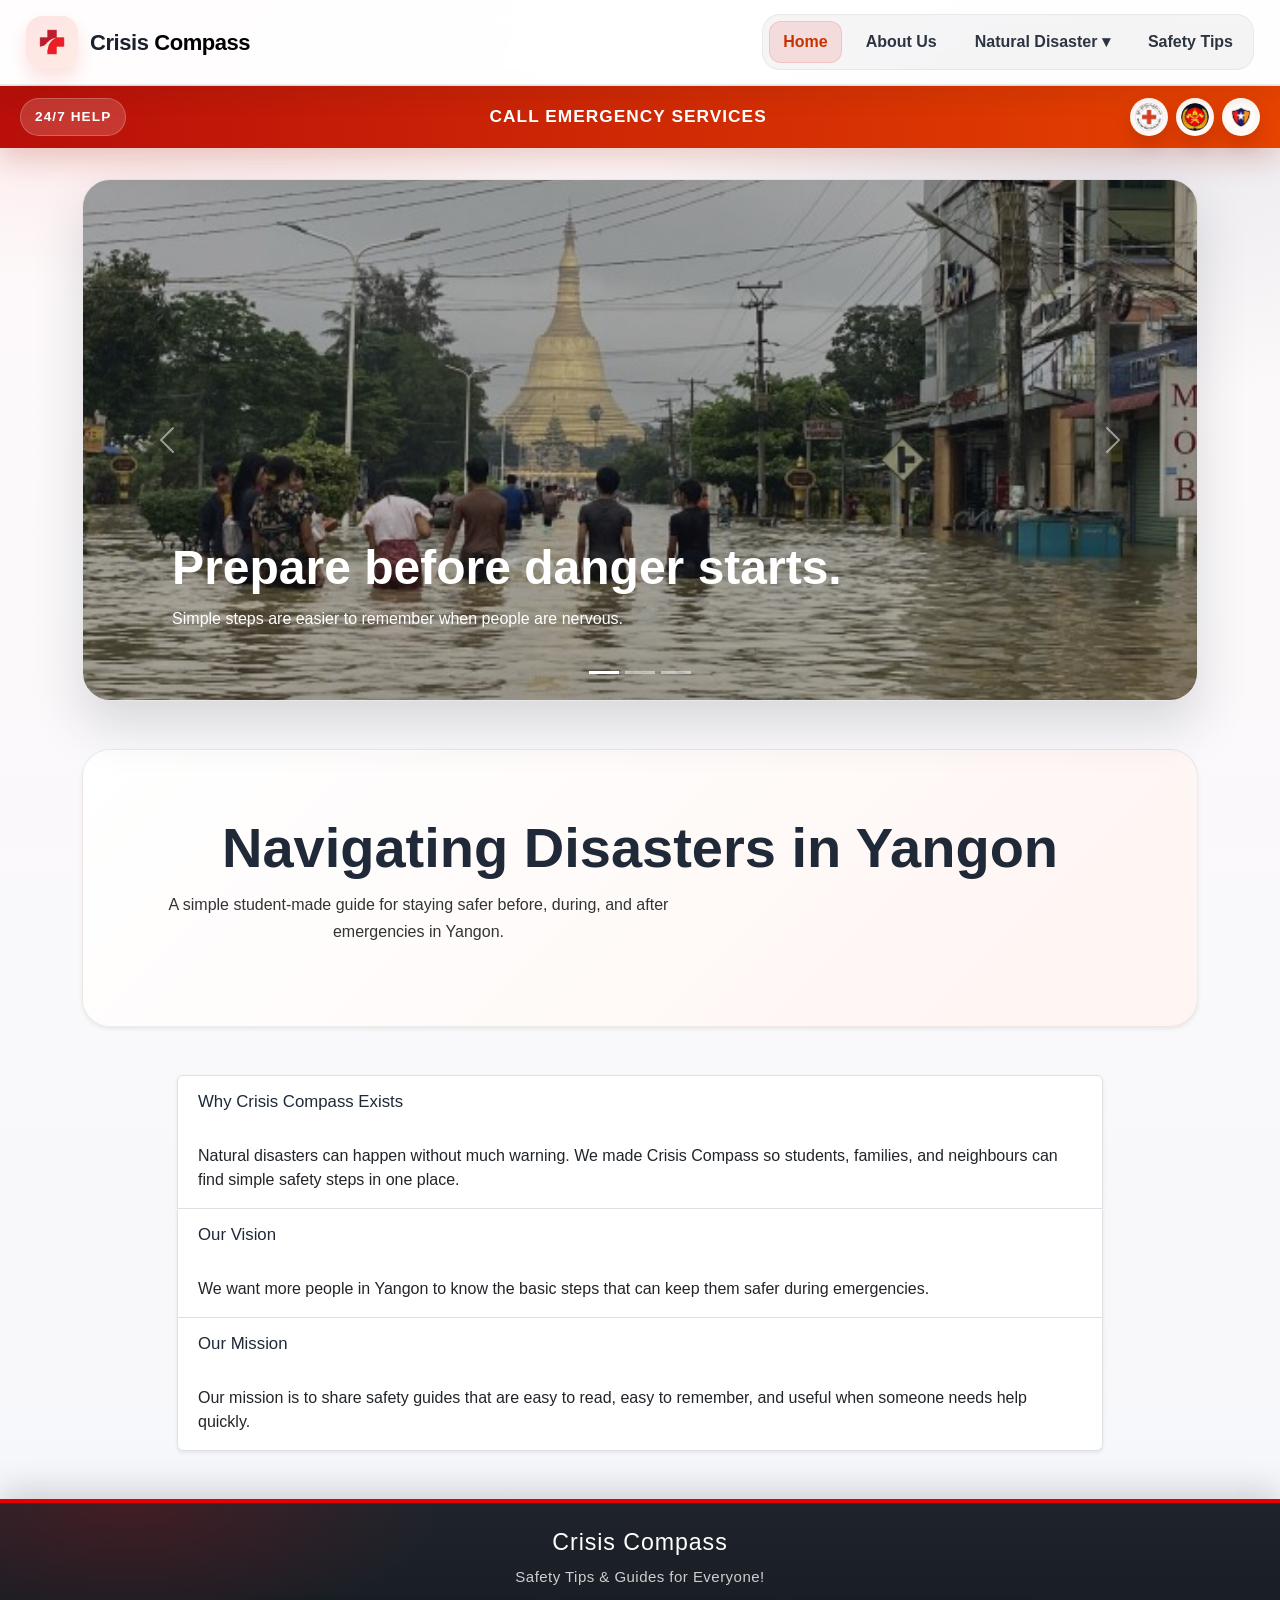
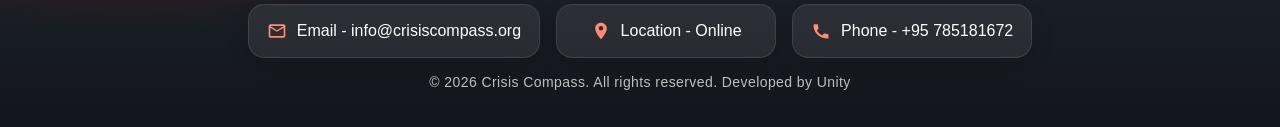
<file: index.html>
<!DOCTYPE html>
<html lang="en">
<head>
    <meta charset="UTF-8">
    <meta name="viewport" content="width=device-width, initial-scale=1.0">
    <title>Crisis Compass</title>
    <link rel="icon" type="image/png" href="media/Crisis_removebg_preview.png">
    <link rel="stylesheet" href="https://cdn.jsdelivr.net/npm/bootstrap@5.3.3/dist/css/bootstrap.min.css">
    <link rel="stylesheet" href="shared.css">
</head>
<body class="home-page">
    <nav class="navbar">
        <div class="logo">
            <img class="logo-image" src="media/Crisis_removebg_preview.png" alt="Crisis Compass Logo">
            <span class="brand">Crisis <b>Compass</b></span>
        </div>

        <input type="checkbox" id="nav-toggle" class="nav-toggle">
        <label for="nav-toggle" class="nav-toggle-label" aria-label="Toggle navigation">
            <span></span>
            <span></span>
            <span></span>
        </label>

        <ul class="nav-links">
            <li><a class="active" href="pages/index.html">Home</a></li>
            <li><a href="aboutus.html">About Us</a></li>
            <li class="dropdown">
                <a href="#">Natural Disaster &#9662;</a>
                <ul class="dropdown-menu">
                    <li><a href="Earthquake.html">Earthquake</a></li>
                    <li><a href="Flood.html">Flood</a></li>
                    <li><a href="Tornado.html">Tornado</a></li>
                    <li><a href="Tsunami.html">Tsunami</a></li>
                    <li><a href="fire_safety.html">Fire Safety</a></li>
                </ul>
            </li>
            <li><a href="Safety_tips.html">Safety Tips</a></li>
        </ul>
    </nav>

    <a href="emergency.html" class="emergency-bar">
        <span class="em-badge">24/7 Help</span>
        <span class="em-text">Call Emergency Services</span>
        <span class="em-logos">
            <img src="media/medicial.png" alt="Medical Support">
            <img src="media/fire.png" alt="Fire Force">
            <img src="media/police.png" alt="Police">
        </span>
    </a>

    <main class="home-main">
        <div class="container">
            <div id="homeSafetySlides" class="carousel slide home-carousel mb-5" data-bs-ride="carousel">
                <div class="carousel-indicators">
                    <button type="button" data-bs-target="#homeSafetySlides" data-bs-slide-to="0" class="active" aria-current="true" aria-label="Slide 1"></button>
                    <button type="button" data-bs-target="#homeSafetySlides" data-bs-slide-to="1" aria-label="Slide 2"></button>
                    <button type="button" data-bs-target="#homeSafetySlides" data-bs-slide-to="2" aria-label="Slide 3"></button>
                </div>
                <div class="carousel-inner">
                    <div class="carousel-item active">
                        <img src="media/flood.jpg" class="d-block w-100" alt="Fire safety preparation">
                        <div class="carousel-caption">
                            <h2>Prepare before danger starts.</h2>
                            <p>Simple steps are easier to remember when people are nervous.</p>
                        </div>
                    </div>
                    <div class="carousel-item">
                        <img src="media/fire_prevention.webp" class="d-block w-100" alt="Fire prevention safety">
                        <div class="carousel-caption">
                            <h2>Prevent risks at home.</h2>
                            <p>Small habits like checking heat, wires, exits, and supplies can prevent bigger problems.</p>
                        </div>
                    </div>
                    <div class="carousel-item">
                        <img src="media/first_aid_kit_screenshot.png" class="d-block w-100" alt="Emergency kit supplies">
                        <div class="carousel-caption">
                            <h2>Keep emergency supplies ready.</h2>
                            <p>A small kit can really help when power, roads, or phones are not working.</p>
                        </div>
                    </div>
                </div>
                <button class="carousel-control-prev" type="button" data-bs-target="#homeSafetySlides" data-bs-slide="prev">
                    <span class="carousel-control-prev-icon" aria-hidden="true"></span>
                    <span class="visually-hidden">Previous</span>
                </button>
                <button class="carousel-control-next" type="button" data-bs-target="#homeSafetySlides" data-bs-slide="next">
                    <span class="carousel-control-next-icon" aria-hidden="true"></span>
                    <span class="visually-hidden">Next</span>
                </button>
            </div>

            <div class="hero-section text-center shadow-sm">
                <h1 class="display-4 fw-bold">Navigating Disasters in Yangon</h1>
                <p class="lead px-3">A simple student-made guide for staying safer before, during, and after emergencies in Yangon.</p>
            </div>

            <div class="row mt-5 justify-content-center">
                <div class="col-md-10">
                    <div class="accordion" id="homeAccordion">
                        <div class="accordion-item shadow-sm">
                            <div class="accordion-header"><h3 class="custom-btn">Why Crisis Compass Exists</h3></div>
                            <div class="accordion-body">
                                Natural disasters can happen without much warning. We made Crisis Compass so students, families, and neighbours can find simple safety steps in one place.
                            </div>
                        </div>

                        <div class="accordion-item shadow-sm">
                            <div class="accordion-header"><h3 class="custom-btn">Our Vision</h3></div>
                            <div class="accordion-body">
                                We want more people in Yangon to know the basic steps that can keep them safer during emergencies.
                            </div>
                        </div>

                        <div class="accordion-item shadow-sm">
                            <div class="accordion-header"><h3 class="custom-btn">Our Mission</h3></div>
                            <div class="accordion-body">
                                Our mission is to share safety guides that are easy to read, easy to remember, and useful when someone needs help quickly.
                            </div>
                        </div>
                    </div>
                </div>
            </div>
        </div>
    </main>

    <footer>
        <h3>Crisis Compass</h3>
        <p class="footer-lead">Safety Tips &amp; Guides for Everyone!</p>
        <ul>
            <li><a class="footer-link" href="mailto:info@crisiscompass.org"><span class="footer-icon"><svg viewBox="0 0 24 24"><path d="M20 4H4a2 2 0 0 0-2 2v12a2 2 0 0 0 2 2h16a2 2 0 0 0 2-2V6a2 2 0 0 0-2-2Zm0 2-8 5L4 6h16Zm0 12H4V8l8 5 8-5v10Z"></path></svg></span><span>Email - info@crisiscompass.org</span></a></li>
            <li><a class="footer-link" href="#"><span class="footer-icon"><svg viewBox="0 0 24 24"><path d="M12 2c-3.86 0-7 3.14-7 7 0 5.25 7 13 7 13s7-7.75 7-13c0-3.86-3.14-7-7-7Zm0 9.5A2.5 2.5 0 1 1 12 6a2.5 2.5 0 0 1 0 5.5Z"></path></svg></span><span>Location - Online</span></a></li>
            <li><a class="footer-link" href="tel:+95785181672"><span class="footer-icon"><svg viewBox="0 0 24 24"><path d="M6.62 10.79a15.05 15.05 0 0 0 6.59 6.59l2.2-2.2a1 1 0 0 1 1.02-.24c1.12.37 2.33.57 3.57.57a1 1 0 0 1 1 1V20a1 1 0 0 1-1 1C10.07 21 3 13.93 3 5a1 1 0 0 1 1-1h3.5a1 1 0 0 1 1 1c0 1.24.2 2.45.57 3.57a1 1 0 0 1-.24 1.02l-2.21 2.2Z"></path></svg></span><span>Phone - +95 785181672</span></a></li>
        </ul>
        <p>&copy; 2026 Crisis Compass. All rights reserved. Developed by Unity</p>
    </footer>

    <script src="https://cdn.jsdelivr.net/npm/bootstrap@5.3.3/dist/js/bootstrap.bundle.min.js"></script>
</body>
</html>
</file>
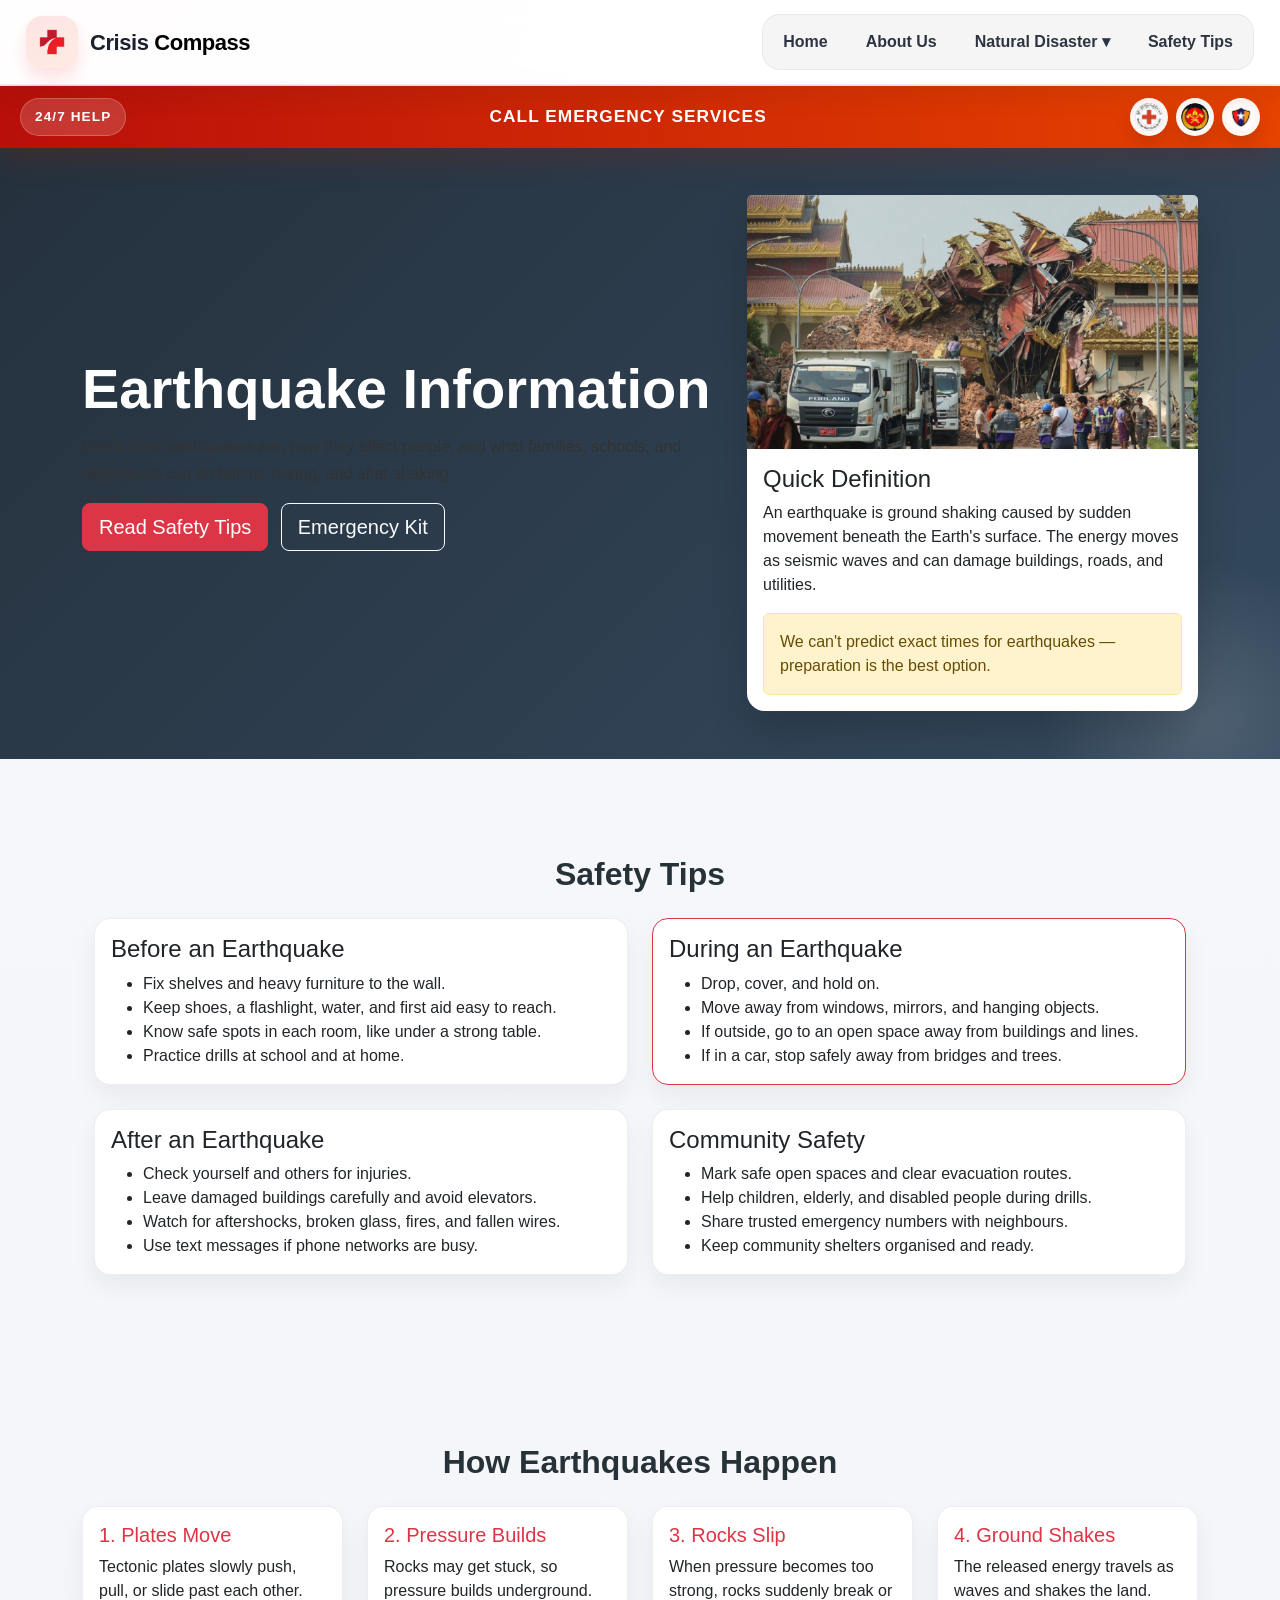
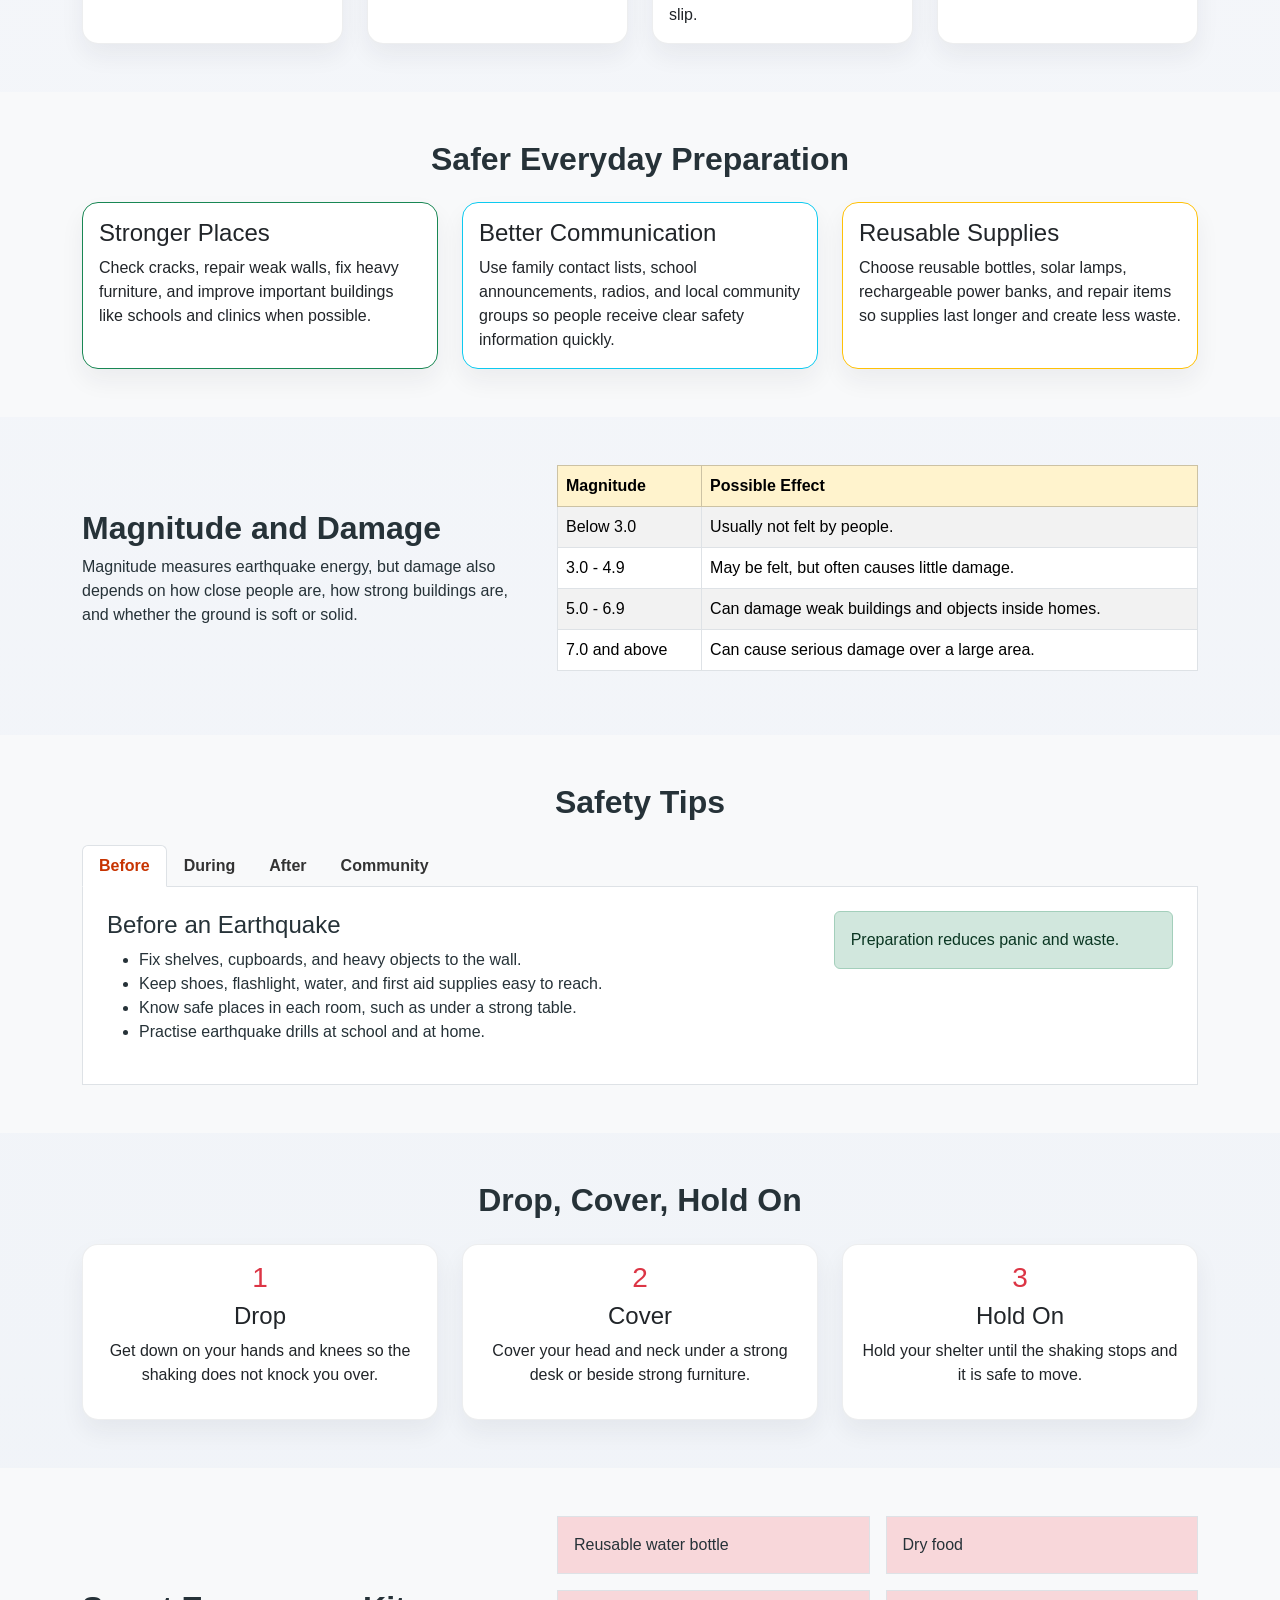
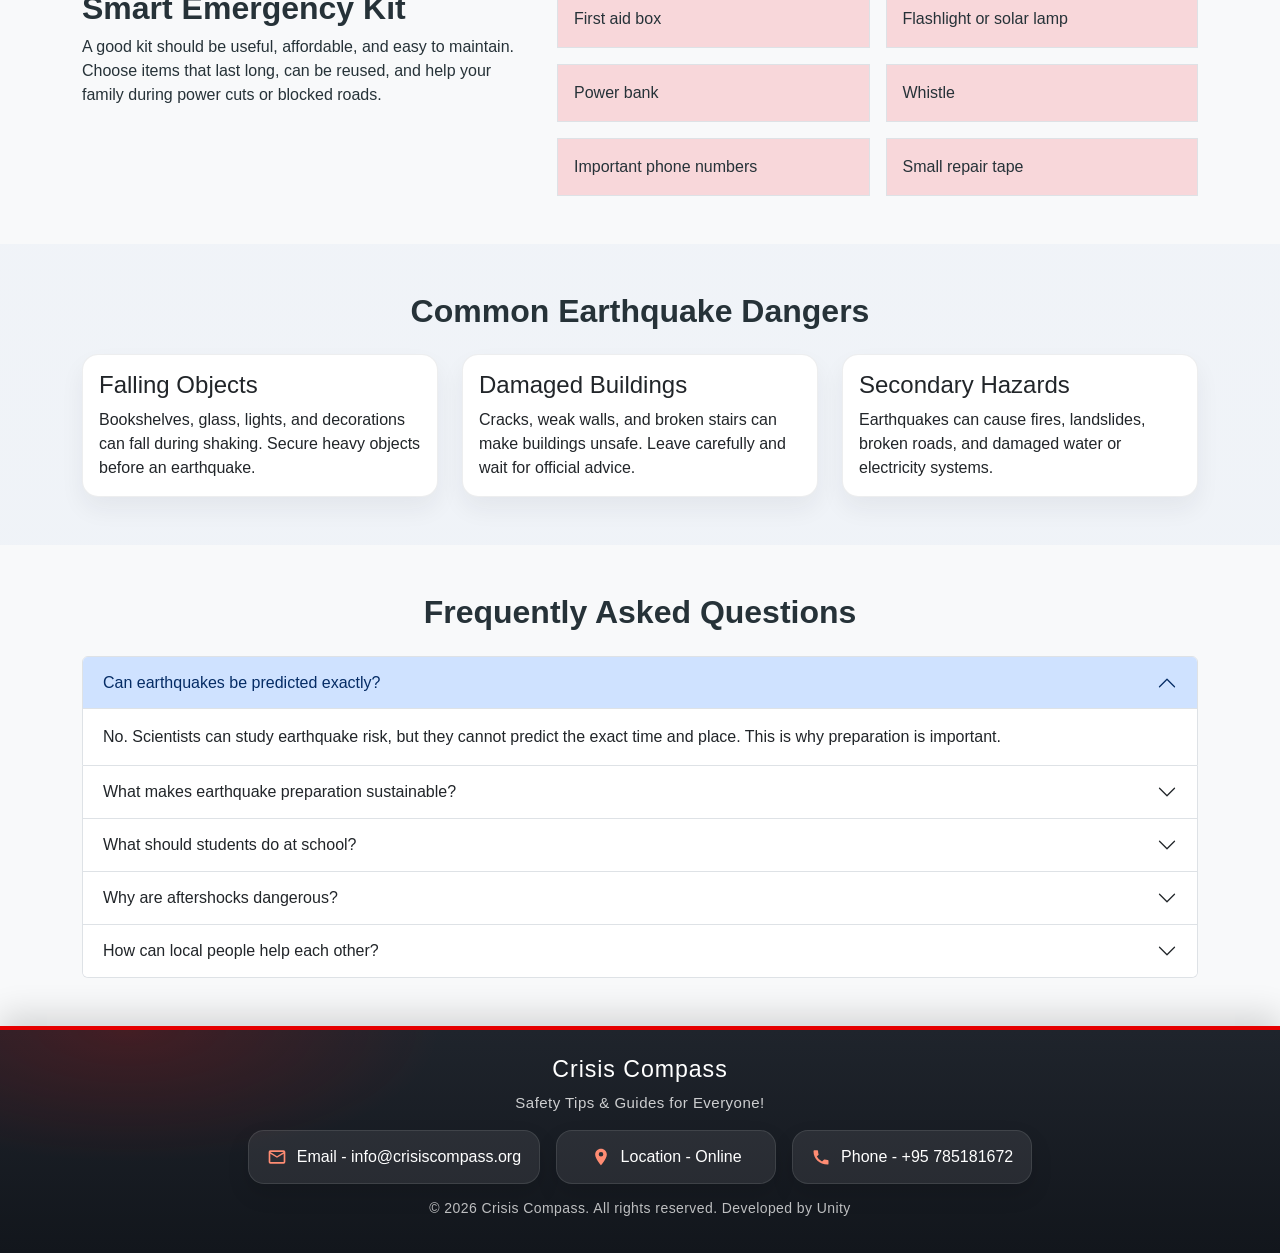
<file: Earthquake.html>
<!DOCTYPE html>
<html lang="en">
<head>
    <meta charset="UTF-8">
    <meta name="viewport" content="width=device-width, initial-scale=1.0">
    <title>Earthquake Information | Crisis Compass</title>
    <link rel="icon" type="image/png" href="media/Crisis_removebg_preview.png">
    <link rel="stylesheet" href="https://cdn.jsdelivr.net/npm/bootstrap@5.3.3/dist/css/bootstrap.min.css">
    <link rel="stylesheet" href="shared.css">
</head>
<body class="info-page">
        <nav class="navbar">
        <div class="logo">
            <img class="logo-image" src="media/Crisis_removebg_preview.png" alt="Crisis Compass Logo">
            <span class="brand">Crisis <b>Compass</b></span>
        </div>

        <input type="checkbox" id="nav-toggle" class="nav-toggle">
        <label for="nav-toggle" class="nav-toggle-label" aria-label="Toggle navigation">
            <span></span>
            <span></span>
            <span></span>
        </label>

        <ul class="nav-links">
            <li><a href="index.html">Home</a></li>
            <li><a href="aboutus.html">About Us</a></li>
            <li class="dropdown">
                <a href="#">Natural Disaster &#9662;</a>
                <ul class="dropdown-menu">
                    <li><a class="active" href="Earthquake.html">Earthquake</a></li>
                    <li><a href="Flood.html">Flood</a></li>
                    <li><a href="Tornado.html">Tornado</a></li>
                    <li><a href="Tsunami.html">Tsunami</a></li>
                    <li><a href="fire_safety.html">Fire Safety</a></li>
                </ul>
            </li>
            <li><a href="Safety_tips.html">Safety Tips</a></li>
        </ul>
    </nav>

        <a href="emergency.html" class="emergency-bar">
        <span class="em-badge">24/7 Help</span>
        <span class="em-text">Call Emergency Services</span>
        <span class="em-logos">
            <img src="media/medicial.png" alt="Medical Support">
            <img src="media/fire.png" alt="Fire Force">
            <img src="media/police.png" alt="Police">
        </span>
    </a>

    <header class="simple-hero text-white">
        <div class="container py-5">
            <div class="row align-items-center g-4">
                <div class="col-md-7">
                    <h1 class="display-4 fw-bold">Earthquake Information</h1>
                    <p class="lead">
                        Learn what earthquakes are, how they affect people, and what families,
                        schools, and neighbours can do before, during, and after shaking.
                    </p>
                    <a href="Safety_tips.html" class="btn btn-danger btn-lg">Read Safety Tips</a>
                    <a href="#kit" class="btn btn-outline-light btn-lg ms-md-2 mt-2 mt-md-0">Emergency Kit</a>
                </div>
                <div class="col-md-5">
                    <div class="card text-dark">
                        <img src="media/earthquake.jpg" class="card-img-top" alt="Earthquake" style="max-height:260px;object-fit:cover;">
                        <div class="card-body">
                            <h4 class="card-title">Quick Definition</h4>
                            <p class="card-text">An earthquake is ground shaking caused by sudden movement beneath the Earth's surface. The energy moves as seismic waves and can damage buildings, roads, and utilities.</p>
                            <div class="alert alert-warning mb-0">We can't predict exact times for earthquakes — preparation is the best option.</div>
                        </div>
                    </div>
                </div>
            </div>
        </div>
    </header>

    <main class="info-main">
        <section class="py-5" id="about">
            <div class="container">
                <div class="row mb-4">
                    <section class="py-5" id="safety-cards">
                        <div class="container">
                            <h2 class="text-center mb-4">Safety Tips</h2>

                            <div class="row g-4">
                                <div class="col-md-6">
                                    <div class="card h-100">
                                        <div class="card-body">
                                            <h4 class="card-title">Before an Earthquake</h4>
                                            <ul class="mb-0">
                                                <li>Fix shelves and heavy furniture to the wall.</li>
                                                <li>Keep shoes, a flashlight, water, and first aid easy to reach.</li>
                                                <li>Know safe spots in each room, like under a strong table.</li>
                                                <li>Practice drills at school and at home.</li>
                                            </ul>
                                        </div>
                                    </div>
                                </div>

                                <div class="col-md-6">
                                    <div class="card h-100 border-danger">
                                        <div class="card-body">
                                            <h4 class="card-title">During an Earthquake</h4>
                                            <ul class="mb-0">
                                                <li>Drop, cover, and hold on.</li>
                                                <li>Move away from windows, mirrors, and hanging objects.</li>
                                                <li>If outside, go to an open space away from buildings and lines.</li>
                                                <li>If in a car, stop safely away from bridges and trees.</li>
                                            </ul>
                                        </div>
                                    </div>
                                </div>

                                <div class="col-md-6">
                                    <div class="card h-100">
                                        <div class="card-body">
                                            <h4 class="card-title">After an Earthquake</h4>
                                            <ul class="mb-0">
                                                <li>Check yourself and others for injuries.</li>
                                                <li>Leave damaged buildings carefully and avoid elevators.</li>
                                                <li>Watch for aftershocks, broken glass, fires, and fallen wires.</li>
                                                <li>Use text messages if phone networks are busy.</li>
                                            </ul>
                                        </div>
                                    </div>
                                </div>

                                <div class="col-md-6">
                                    <div class="card h-100">
                                        <div class="card-body">
                                            <h4 class="card-title">Community Safety</h4>
                                            <ul class="mb-0">
                                                <li>Mark safe open spaces and clear evacuation routes.</li>
                                                <li>Help children, elderly, and disabled people during drills.</li>
                                                <li>Share trusted emergency numbers with neighbours.</li>
                                                <li>Keep community shelters organised and ready.</li>
                                            </ul>
                                        </div>
                                    </div>
                                </div>
                            </div>
                        </div>
                    </section>
                                </tr>
                            </tbody>
                        </table>
                    </div>
                </div>
            </div>
        </section>

        <section class="py-5">
            <div class="container">
                <h2 class="text-center mb-4">How Earthquakes Happen</h2>
                <div class="row g-4">
                    <div class="col-md-3 col-sm-6">
                        <div class="card h-100">
                            <div class="card-body">
                                <h5 class="card-title text-danger">1. Plates Move</h5>
                                <p class="card-text">Tectonic plates slowly push, pull, or slide past each other.</p>
                            </div>
                        </div>
                    </div>
                    <div class="col-md-3 col-sm-6">
                        <div class="card h-100">
                            <div class="card-body">
                                <h5 class="card-title text-danger">2. Pressure Builds</h5>
                                <p class="card-text">Rocks may get stuck, so pressure builds underground.</p>
                            </div>
                        </div>
                    </div>
                    <div class="col-md-3 col-sm-6">
                        <div class="card h-100">
                            <div class="card-body">
                                <h5 class="card-title text-danger">3. Rocks Slip</h5>
                                <p class="card-text">When pressure becomes too strong, rocks suddenly break or slip.</p>
                            </div>
                        </div>
                    </div>
                    <div class="col-md-3 col-sm-6">
                        <div class="card h-100">
                            <div class="card-body">
                                <h5 class="card-title text-danger">4. Ground Shakes</h5>
                                <p class="card-text">The released energy travels as waves and shakes the land.</p>
                            </div>
                        </div>
                    </div>
                </div>
            </div>
        </section>

        <section class="py-5 bg-light">
            <div class="container">
                <h2 class="text-center mb-4">Safer Everyday Preparation</h2>
                <div class="row g-4">
                    <div class="col-md-4">
                        <div class="card h-100 border-success">
                            <div class="card-body">
                                <h4 class="card-title">Stronger Places</h4>
                                <p class="card-text">
                                    Check cracks, repair weak walls, fix heavy furniture, and improve
                                    important buildings like schools and clinics when possible.
                                </p>
                            </div>
                        </div>
                    </div>
                    <div class="col-md-4">
                        <div class="card h-100 border-info">
                            <div class="card-body">
                                <h4 class="card-title">Better Communication</h4>
                                <p class="card-text">
                                    Use family contact lists, school announcements, radios, and local
                                    community groups so people receive clear safety information quickly.
                                </p>
                            </div>
                        </div>
                    </div>
                    <div class="col-md-4">
                        <div class="card h-100 border-warning">
                            <div class="card-body">
                                <h4 class="card-title">Reusable Supplies</h4>
                                <p class="card-text">
                                    Choose reusable bottles, solar lamps, rechargeable power banks, and
                                    repair items so supplies last longer and create less waste.
                                </p>
                            </div>
                        </div>
                    </div>
                </div>
            </div>
        </section>

        <section class="py-5">
            <div class="container">
                <div class="row align-items-center g-4">
                    <div class="col-md-5">
                        <h2>Magnitude and Damage</h2>
                        <p>
                            Magnitude measures earthquake energy, but damage also depends on how
                            close people are, how strong buildings are, and whether the ground is soft
                            or solid.
                        </p>
                    </div>
                    <div class="col-md-7">
                        <table class="table table-bordered table-striped">
                            <thead class="table-warning">
                                <tr>
                                    <th>Magnitude</th>
                                    <th>Possible Effect</th>
                                </tr>
                            </thead>
                            <tbody>
                                <tr>
                                    <td>Below 3.0</td>
                                    <td>Usually not felt by people.</td>
                                </tr>
                                <tr>
                                    <td>3.0 - 4.9</td>
                                    <td>May be felt, but often causes little damage.</td>
                                </tr>
                                <tr>
                                    <td>5.0 - 6.9</td>
                                    <td>Can damage weak buildings and objects inside homes.</td>
                                </tr>
                                <tr>
                                    <td>7.0 and above</td>
                                    <td>Can cause serious damage over a large area.</td>
                                </tr>
                            </tbody>
                        </table>
                    </div>
                </div>
            </div>
        </section>

        <section class="py-5 bg-light" id="safety">
            <div class="container">
                <h2 class="text-center mb-4">Safety Tips</h2>

                <ul class="nav nav-tabs" id="safetyTabs">
                    <li class="nav-item">
                        <a href="#before" class="nav-link active" data-bs-toggle="tab">Before</a>
                    </li>
                    <li class="nav-item">
                        <a href="#during" class="nav-link" data-bs-toggle="tab">During</a>
                    </li>
                    <li class="nav-item">
                        <a href="#after" class="nav-link" data-bs-toggle="tab">After</a>
                    </li>
                    <li class="nav-item">
                        <a href="#community" class="nav-link" data-bs-toggle="tab">Community</a>
                    </li>
                </ul>

                <div class="tab-content border border-top-0 p-4 bg-white">
                    <div class="tab-pane active" id="before">
                        <div class="row">
                            <div class="col-md-8">
                                <h4>Before an Earthquake</h4>
                                <ul>
                                    <li>Fix shelves, cupboards, and heavy objects to the wall.</li>
                                    <li>Keep shoes, flashlight, water, and first aid supplies easy to reach.</li>
                                    <li>Know safe places in each room, such as under a strong table.</li>
                                    <li>Practise earthquake drills at school and at home.</li>
                                </ul>
                            </div>
                            <div class="col-md-4">
                                <div class="alert alert-success">Preparation reduces panic and waste.</div>
                            </div>
                        </div>
                    </div>

                    <div class="tab-pane" id="during">
                        <div class="row">
                            <div class="col-md-8">
                                <h4>During an Earthquake</h4>
                                <ul>
                                    <li>Drop, cover, and hold on.</li>
                                    <li>Stay away from windows, shelves, mirrors, and hanging objects.</li>
                                    <li>If outside, move to an open area away from buildings and power lines.</li>
                                    <li>If in a car, stop away from bridges, trees, and wires.</li>
                                </ul>
                            </div>
                            <div class="col-md-4">
                                <div class="alert alert-danger">Do not run outside while shaking is happening.</div>
                            </div>
                        </div>
                    </div>

                    <div class="tab-pane" id="after">
                        <div class="row">
                            <div class="col-md-8">
                                <h4>After an Earthquake</h4>
                                <ul>
                                    <li>Check yourself and others for injuries.</li>
                                    <li>Leave damaged buildings carefully and do not use elevators.</li>
                                    <li>Watch for aftershocks, broken glass, fires, and fallen wires.</li>
                                    <li>Use text messages if phone networks are busy.</li>
                                </ul>
                            </div>
                            <div class="col-md-4">
                                <div class="alert alert-info">Listen to official emergency information.</div>
                            </div>
                        </div>
                    </div>

                    <div class="tab-pane" id="community">
                        <div class="row">
                            <div class="col-md-8">
                                <h4>Community Safety</h4>
                                <ul>
                                    <li>Mark safe open spaces and clear evacuation routes.</li>
                                    <li>Help children, elderly people, and disabled people during drills.</li>
                                    <li>Share trusted emergency numbers with neighbours.</li>
                                    <li>Keep community shelters clean, organised, and ready to use.</li>
                                </ul>
                            </div>
                            <div class="col-md-4">
                                <div class="alert alert-warning">A prepared community protects more people.</div>
                            </div>
                        </div>
                    </div>
                </div>
            </div>
        </section>

        <section class="py-5">
            <div class="container">
                <h2 class="text-center mb-4">Drop, Cover, Hold On</h2>
                <div class="row g-4">
                    <div class="col-md-4">
                        <div class="card h-100 text-center">
                            <div class="card-body">
                                <h3 class="text-danger">1</h3>
                                <h4>Drop</h4>
                                <p>Get down on your hands and knees so the shaking does not knock you over.</p>
                            </div>
                        </div>
                    </div>
                    <div class="col-md-4">
                        <div class="card h-100 text-center">
                            <div class="card-body">
                                <h3 class="text-danger">2</h3>
                                <h4>Cover</h4>
                                <p>Cover your head and neck under a strong desk or beside strong furniture.</p>
                            </div>
                        </div>
                    </div>
                    <div class="col-md-4">
                        <div class="card h-100 text-center">
                            <div class="card-body">
                                <h3 class="text-danger">3</h3>
                                <h4>Hold On</h4>
                                <p>Hold your shelter until the shaking stops and it is safe to move.</p>
                            </div>
                        </div>
                    </div>
                </div>
            </div>
        </section>

        <section class="py-5 bg-light" id="kit">
            <div class="container">
                <div class="row align-items-center g-4">
                    <div class="col-md-5">
                        <h2>Smart Emergency Kit</h2>
                        <p>
                            A good kit should be useful, affordable, and easy to maintain. Choose
                            items that last long, can be reused, and help your family during power
                            cuts or blocked roads.
                        </p>
                    </div>
                    <div class="col-md-7">
                        <div class="row g-3">
                            <div class="col-sm-6"><div class="p-3 bg-danger-subtle border">Reusable water bottle</div></div>
                            <div class="col-sm-6"><div class="p-3 bg-danger-subtle border">Dry food</div></div>
                            <div class="col-sm-6"><div class="p-3 bg-danger-subtle border">First aid box</div></div>
                            <div class="col-sm-6"><div class="p-3 bg-danger-subtle border">Flashlight or solar lamp</div></div>
                            <div class="col-sm-6"><div class="p-3 bg-danger-subtle border">Power bank</div></div>
                            <div class="col-sm-6"><div class="p-3 bg-danger-subtle border">Whistle</div></div>
                            <div class="col-sm-6"><div class="p-3 bg-danger-subtle border">Important phone numbers</div></div>
                            <div class="col-sm-6"><div class="p-3 bg-danger-subtle border">Small repair tape</div></div>
                        </div>
                    </div>
                </div>
            </div>
        </section>

        <section class="py-5">
            <div class="container">
                <h2 class="text-center mb-4">Common Earthquake Dangers</h2>
                <div class="row g-4">
                    <div class="col-md-4">
                        <div class="card h-100">
                            <div class="card-body">
                                <h4 class="card-title">Falling Objects</h4>
                                <p class="card-text">
                                    Bookshelves, glass, lights, and decorations can fall during shaking.
                                    Secure heavy objects before an earthquake.
                                </p>
                            </div>
                        </div>
                    </div>
                    <div class="col-md-4">
                        <div class="card h-100">
                            <div class="card-body">
                                <h4 class="card-title">Damaged Buildings</h4>
                                <p class="card-text">
                                    Cracks, weak walls, and broken stairs can make buildings unsafe.
                                    Leave carefully and wait for official advice.
                                </p>
                            </div>
                        </div>
                    </div>
                    <div class="col-md-4">
                        <div class="card h-100">
                            <div class="card-body">
                                <h4 class="card-title">Secondary Hazards</h4>
                                <p class="card-text">
                                    Earthquakes can cause fires, landslides, broken roads, and damaged
                                    water or electricity systems.
                                </p>
                            </div>
                        </div>
                    </div>
                </div>
            </div>
        </section>

        <section class="py-5 bg-light">
            <div class="container">
                <h2 class="text-center mb-4">Frequently Asked Questions</h2>
                <div class="accordion" id="earthquakeAccordion">
                    <div class="accordion-item">
                        <h2 class="accordion-header">
                            <button class="accordion-button" data-bs-toggle="collapse" data-bs-target="#questionOne">
                                Can earthquakes be predicted exactly?
                            </button>
                        </h2>
                        <div class="accordion-collapse collapse show" id="questionOne" data-bs-parent="#earthquakeAccordion">
                            <div class="accordion-body">
                                No. Scientists can study earthquake risk, but they cannot predict the exact time and place. This is why preparation is important.
                            </div>
                        </div>
                    </div>

                    <div class="accordion-item">
                        <h2 class="accordion-header">
                            <button class="accordion-button collapsed" data-bs-toggle="collapse" data-bs-target="#questionTwo">
                                What makes earthquake preparation sustainable?
                            </button>
                        </h2>
                        <div class="accordion-collapse collapse" id="questionTwo" data-bs-parent="#earthquakeAccordion">
                            <div class="accordion-body">
                                Good preparation means using supplies that last, saving water and power, and repairing what can be safely repaired after the disaster.
                            </div>
                        </div>
                    </div>

                    <div class="accordion-item">
                        <h2 class="accordion-header">
                            <button class="accordion-button collapsed" data-bs-toggle="collapse" data-bs-target="#questionThree">
                                What should students do at school?
                            </button>
                        </h2>
                        <div class="accordion-collapse collapse" id="questionThree" data-bs-parent="#earthquakeAccordion">
                            <div class="accordion-body">
                                Students should follow the teacher's instructions, drop under a strong desk, cover the head and neck, hold on, and evacuate calmly after shaking stops.
                            </div>
                        </div>
                    </div>

                    <div class="accordion-item">
                        <h2 class="accordion-header">
                            <button class="accordion-button collapsed" data-bs-toggle="collapse" data-bs-target="#questionFour">
                                Why are aftershocks dangerous?
                            </button>
                        </h2>
                        <div class="accordion-collapse collapse" id="questionFour" data-bs-parent="#earthquakeAccordion">
                            <div class="accordion-body">
                                Aftershocks can damage buildings, roads, and walls that were already weakened by the first earthquake.
                            </div>
                        </div>
                    </div>

                    <div class="accordion-item">
                        <h2 class="accordion-header">
                            <button class="accordion-button collapsed" data-bs-toggle="collapse" data-bs-target="#questionFive">
                                How can local people help each other?
                            </button>
                        </h2>
                        <div class="accordion-collapse collapse" id="questionFive" data-bs-parent="#earthquakeAccordion">
                            <div class="accordion-body">
                                Neighbours can share emergency numbers, check on each other, keep paths clear, join drills, and help people who need extra support.
                            </div>
                        </div>
                    </div>
                </div>
            </div>
        </section>
    </main>

    <footer>
        <h3>Crisis Compass</h3>
        <p class="footer-lead">Safety Tips &amp; Guides for Everyone!</p>
        <ul>
            <li><a class="footer-link" href="mailto:info@crisiscompass.org"><span class="footer-icon"><svg viewBox="0 0 24 24"><path d="M20 4H4a2 2 0 0 0-2 2v12a2 2 0 0 0 2 2h16a2 2 0 0 0 2-2V6a2 2 0 0 0-2-2Zm0 2-8 5L4 6h16Zm0 12H4V8l8 5 8-5v10Z"></path></svg></span><span>Email - info@crisiscompass.org</span></a></li>
            <li><a class="footer-link" href="#"><span class="footer-icon"><svg viewBox="0 0 24 24"><path d="M12 2c-3.86 0-7 3.14-7 7 0 5.25 7 13 7 13s7-7.75 7-13c0-3.86-3.14-7-7-7Zm0 9.5A2.5 2.5 0 1 1 12 6a2.5 2.5 0 0 1 0 5.5Z"></path></svg></span><span>Location - Online</span></a></li>
            <li><a class="footer-link" href="tel:+95785181672"><span class="footer-icon"><svg viewBox="0 0 24 24"><path d="M6.62 10.79a15.05 15.05 0 0 0 6.59 6.59l2.2-2.2a1 1 0 0 1 1.02-.24c1.12.37 2.33.57 3.57.57a1 1 0 0 1 1 1V20a1 1 0 0 1-1 1C10.07 21 3 13.93 3 5a1 1 0 0 1 1-1h3.5a1 1 0 0 1 1 1c0 1.24.2 2.45.57 3.57a1 1 0 0 1-.24 1.02l-2.21 2.2Z"></path></svg></span><span>Phone - +95 785181672</span></a></li>
        </ul>
        <p>&copy; 2026 Crisis Compass. All rights reserved. Developed by Unity</p>
    </footer>

    <script src="https://cdn.jsdelivr.net/npm/bootstrap@5.3.3/dist/js/bootstrap.bundle.min.js"></script>
</body>
</html>
</file>
<file: shared.css>
* {
    margin: 0;
    padding: 0;
    box-sizing: border-box;
    font-family: 'Segoe UI', sans-serif;
}

body {
    background: #f5f5f5;
}

@keyframes cc-fade-up {
    from {
        opacity: 0;
        transform: translateY(14px);
    }

    to {
        opacity: 1;
        transform: translateY(0);
    }
}

@keyframes cc-pop {
    from {
        opacity: 0;
        transform: scale(0.98);
    }

    to {
        opacity: 1;
        transform: scale(1);
    }
}

@keyframes cc-float {
    0% {
        transform: translate3d(0, 0, 0);
    }

    50% {
        transform: translate3d(0, -8px, 0);
    }

    100% {
        transform: translate3d(0, 0, 0);
    }
}

.navbar {
    display: flex;
    justify-content: space-between;
    align-items: center;
    padding: 14px 26px;
    background: rgba(255, 255, 255, 0.92);
    backdrop-filter: blur(12px);
    border-bottom: 1px solid rgba(18, 22, 28, 0.08);
    box-shadow: 0 10px 28px rgba(18, 22, 28, 0.08);
    position: sticky;
    top: 0;
    z-index: 1000;
}

.logo {
    display: flex;
    align-items: center;
    gap: 12px;
    font-size: 22px;
    font-weight: 600;
}

.logo-image {
    width: 52px;
    height: auto;
    display: block;
    padding: 6px;
    border-radius: 16px;
    background: linear-gradient(135deg, rgba(230, 0, 0, 0.1), rgba(255, 195, 171, 0.32));
    box-shadow: 0 10px 18px rgba(230, 0, 0, 0.12);
}

.logo .icon {
    color: red;
    font-size: 26px;
    margin-right: 8px;
}

.brand {
    white-space: nowrap;
    color: #1b212c;
    letter-spacing: -0.02em;
}

.brand b {
    color: black;
}

.nav-links {
    list-style: none;
    display: flex;
    gap: 10px;
    align-items: center;
    margin: 0;
    padding: 6px;
    border-radius: 18px;
    background: rgba(18, 22, 28, 0.04);
    border: 1px solid rgba(18, 22, 28, 0.06);
}

.nav-links li {
    position: relative;
}

.nav-links a {
    text-decoration: none;
    color: #2d3441;
    font-weight: 600;
    transition: 0.25s ease;
    display: inline-flex;
    align-items: center;
    justify-content: center;
    min-height: 42px;
    padding: 0 14px;
    border-radius: 12px;
}

.nav-links a:hover {
    color: #c73300;
    background: rgba(230, 0, 0, 0.08);
}

.nav-links a.active {
    color: #c73300;
    background: rgba(230, 0, 0, 0.1);
    box-shadow: inset 0 0 0 1px rgba(230, 0, 0, 0.12);
}

.nav-toggle {
    position: absolute;
    opacity: 0;
    pointer-events: none;
}

.nav-toggle-label {
    display: none;
    align-items: center;
    justify-content: center;
    width: 42px;
    height: 42px;
    cursor: pointer;
    border-radius: 14px;
    background: rgba(18, 22, 28, 0.05);
    border: 1px solid rgba(18, 22, 28, 0.08);
    margin-left: 12px;
}

.nav-toggle-label span {
    display: block;
    width: 24px;
    height: 2px;
    background: #2d3441;
    border-radius: 999px;
    transition: transform 0.25s ease, opacity 0.25s ease;
}

.nav-toggle-label span + span {
    margin-top: 6px;
}

.nav-toggle:checked + .nav-toggle-label span:nth-child(1) {
    transform: translateY(8px) rotate(45deg);
}

.nav-toggle:checked + .nav-toggle-label span:nth-child(2) {
    opacity: 0;
}

.nav-toggle:checked + .nav-toggle-label span:nth-child(3) {
    transform: translateY(-8px) rotate(-45deg);
}

.navbar,
.nav-links,
.dropdown {
    overflow: visible;
}

.dropdown {
    z-index: 1001;
}

.dropdown-menu {
    display: block !important;
    position: absolute;
    top: calc(100% + 12px);
    left: 0;
    background: rgba(255, 255, 255, 0.98);
    border-radius: 18px;
    padding: 8px;
    margin: 0;
    width: 210px;
    list-style: none;
    z-index: 1002;
    border: 1px solid rgba(18, 22, 28, 0.08);
    box-shadow: 0 18px 36px rgba(18, 22, 28, 0.14);
    opacity: 0;
    visibility: hidden;
    pointer-events: none;
    transform: translateY(10px);
    transition: 0.3s ease;
}

.dropdown:hover .dropdown-menu,
.dropdown:focus-within .dropdown-menu {
    opacity: 1;
    visibility: visible;
    pointer-events: auto;
    transform: translateY(0);
}

.dropdown > a {
    display: inline-flex;
    align-items: center;
    justify-content: center;
    gap: 6px;
    line-height: 1;
}

.dropdown-menu li {
    padding: 0;
}

.dropdown-menu li a {
    color: #222;
    display: block;
    justify-content: flex-start;
    min-height: 40px;
    padding: 0 12px;
    border-radius: 10px;
}

.dropdown-menu li a.active {
    color: red;
    font-weight: 700;
}

.dropdown-menu li:hover {
    background: transparent;
}

.emergency-bar {
    display: grid;
    grid-template-columns: auto 1fr auto;
    align-items: center;
    gap: 14px;
    background: linear-gradient(90deg, #b80f0a 0%, #e64300 100%);
    color: white;
    text-decoration: none;
    padding: 12px 20px;
    font-weight: 700;
    position: sticky;
    top: 86px;
    z-index: 990;
    box-shadow: 0 12px 28px rgba(153, 33, 0, 0.2);
}

.em-badge {
    display: inline-flex;
    align-items: center;
    justify-content: center;
    min-height: 38px;
    padding: 0 14px;
    border-radius: 999px;
    background: rgba(255, 255, 255, 0.16);
    border: 1px solid rgba(255, 255, 255, 0.22);
    font-size: 0.85rem;
    letter-spacing: 0.08em;
    text-transform: uppercase;
}

.em-text {
    font-size: 1.08rem;
    letter-spacing: 0.06em;
    text-transform: uppercase;
    text-align: center;
}

.em-logos {
    display: flex;
    align-items: center;
    gap: 8px;
}

.em-logos img {
    width: 38px;
    height: 38px;
    object-fit: contain;
    background: rgba(255, 255, 255, 0.96);
    border-radius: 50%;
    padding: 5px;
    box-shadow: 0 10px 16px rgba(92, 20, 0, 0.18);
}

.emergency-bar:hover {
    background: linear-gradient(90deg, #a20c08 0%, #cf3a00 100%);
    color: white;
}

.emergency-bar:active {
    background: linear-gradient(90deg, #8f0a06 0%, #bb3400 100%);
}

footer {
    background:
        radial-gradient(520px 220px at 10% 0%, rgba(230, 0, 0, 0.18), transparent 60%),
        linear-gradient(180deg, #1f242c 0%, #12161c 100%);
    color: white;
    text-align: center;
    padding: 26px 16px 18px;
    border-top: 4px solid #e60000;
    box-shadow: 0 -12px 30px rgba(0, 0, 0, 0.14);
}

footer h3 {
    margin-bottom: 8px;
    font-size: 1.45rem;
    letter-spacing: 0.04em;
}

.footer-lead {
    max-width: 640px;
    margin: 0 auto 14px;
    color: rgba(255, 255, 255, 0.78);
    line-height: 1.65;
    font-size: 0.94rem;
}

footer ul {
    list-style: none;
    display: flex;
    justify-content: center;
    gap: 16px;
    flex-wrap: wrap;
    max-width: 1100px;
    margin: 0 auto;
    padding: 0;
}

footer ul li a {
    color: white;
    text-decoration: none;
    transition: 0.25s ease;
}

footer ul li a:hover {
    color: white;
}

.footer-link {
    display: inline-flex;
    align-items: center;
    gap: 10px;
    padding: 14px 18px;
    border-radius: 16px;
    background: rgba(255, 255, 255, 0.08);
    border: 1px solid rgba(255, 255, 255, 0.1);
    box-shadow: 0 10px 22px rgba(0, 0, 0, 0.12);
    min-width: 220px;
    justify-content: center;
}

.footer-icon {
    width: 20px;
    height: 20px;
    display: inline-flex;
    align-items: center;
    justify-content: center;
    flex: 0 0 auto;
    color: #ff8c73;
}

.footer-icon svg {
    width: 100%;
    height: 100%;
    fill: currentColor;
}

.footer-link:hover {
    transform: translateY(-2px);
    background: rgba(230, 0, 0, 0.18);
    border-color: rgba(255, 140, 115, 0.45);
    box-shadow: 0 16px 30px rgba(0, 0, 0, 0.18);
}

footer p {
    margin-top: 14px;
    font-size: 14px;
    color: rgba(255, 255, 255, 0.72);
    letter-spacing: 0.03em;
}

footer p:hover {
    color: rgba(255, 255, 255, 0.9);
}

@media (max-width: 900px) {
    .nav-toggle-label {
        display: inline-flex;
    }

    .nav-links {
        display: none;
        flex-direction: column;
        width: 100%;
        gap: 8px;
        align-items: stretch;
        padding: 12px 14px;
        background: rgba(255, 255, 255, 0.96);
        border: 1px solid rgba(18, 22, 28, 0.08);
        border-radius: 18px;
        margin-top: 8px;
    }

    .nav-toggle:checked + .nav-toggle-label + .nav-links {
        display: flex;
    }

    .nav-links a {
        width: 100%;
        justify-content: flex-start;
        padding: 12px 14px;
    }

    .dropdown-menu {
        position: static;
        width: 100%;
        inset: auto;
        box-shadow: none;
        border: none;
        background: transparent;
        opacity: 1;
        visibility: visible;
        pointer-events: auto;
        transform: none;
        margin-top: 0;
    }

    .dropdown-menu li a {
        padding-left: 28px;
        border-radius: 10px;
    }

    .navbar {
        padding: 12px 16px;
        gap: 14px;
        flex-wrap: wrap;
        align-items: flex-start;
    }

    .emergency-bar {
        top: 128px;
        grid-template-columns: 1fr;
        justify-items: center;
        text-align: center;
        padding: 14px 16px;
    }

    .em-text {
        font-size: 0.98rem;
    }

    .em-badge {
        min-height: 34px;
        padding: 0 12px;
    }

    .footer-link {
        min-width: min(100%, 280px);
    }

    .footer-lead {
        font-size: 0.94rem;
    }

    .emergency-bar {
        top: 128px;
        grid-template-columns: 1fr;
        justify-items: center;
        text-align: center;
        padding: 14px 16px;
    }

    .em-text {
        font-size: 0.98rem;
    }

    .em-badge {
        min-height: 34px;
        padding: 0 12px;
    }

    .footer-link {
        min-width: min(100%, 280px);
    }

    .footer-lead {
        font-size: 0.94rem;
    }
}

/* HOME PAGE */
body.home-page {
    background:
        radial-gradient(900px 520px at 10% 0%, rgba(230, 0, 0, 0.10), transparent 58%),
        radial-gradient(820px 460px at 88% 8%, rgba(52, 83, 122, 0.10), transparent 58%),
        linear-gradient(180deg, #fffafa 0%, #f5f7fb 100%);
    color: #1f2937;
}

body.home-page .home-main {
    padding: 2rem 0 3rem;
}

body.home-page .hero-section {
    border-radius: 28px;
    padding: clamp(2rem, 5vw, 4rem) 1.5rem;
    background:
        linear-gradient(135deg, rgba(255, 255, 255, 0.94), rgba(255, 245, 242, 0.94)),
        linear-gradient(135deg, #ffffff, #fff1ec);
    border: 1px solid rgba(31, 41, 55, 0.08);
    box-shadow: 0 22px 48px rgba(31, 41, 55, 0.08);
}

body.home-page .home-carousel {
    overflow: hidden;
    border-radius: 28px;
    box-shadow: 0 24px 50px rgba(31, 41, 55, 0.16);
    border: 1px solid rgba(31, 41, 55, 0.08);
}

body.home-page .home-carousel .carousel-item {
    height: min(62vh, 520px);
    min-height: 320px;
    background: #1f2937;
}

body.home-page .home-carousel img {
    width: 100%;
    height: 100%;
    object-fit: cover;
    filter: brightness(0.72);
}

body.home-page .carousel-caption {
    text-align: left;
    left: 8%;
    right: 8%;
    bottom: 2rem;
}

body.home-page .carousel-caption h2 {
    font-weight: 800;
    font-size: clamp(1.8rem, 4vw, 3rem);
}

body.home-page .carousel-caption p {
    max-width: 58ch;
    line-height: 1.7;
}

body.home-page .custom-btn {
    margin: 0;
    padding: 1rem 1.25rem;
    font-size: 1.05rem;
    color: #1f2937;
}

/* EARTHQUAKE AND TORNADO INFORMATION PAGES */
body.info-page {
    background:
        radial-gradient(900px 520px at 10% 0%, rgba(230, 0, 0, 0.08), transparent 58%),
        linear-gradient(180deg, #f7f8fb 0%, #eef2f7 100%);
    color: #263238;
}

body.info-page .info-main {
    overflow: hidden;
}

body.info-page .simple-hero {
    background: linear-gradient(135deg, #25313d, #34495e);
    position: relative;
    overflow: hidden;
}

body.info-page .simple-hero::after {
    content: "";
    position: absolute;
    right: -80px;
    bottom: -120px;
    width: 320px;
    height: 320px;
    border-radius: 999px;
    background: radial-gradient(circle, rgba(255, 255, 255, 0.14), transparent 70%);
}

body.info-page .simple-hero .container {
    position: relative;
    z-index: 1;
}

body.info-page .simple-hero .card {
    border: none;
    border-radius: 18px;
    box-shadow: 0 20px 38px rgba(0, 0, 0, 0.16);
}

body.info-page main h2 {
    font-weight: 800;
}

body.info-page .card {
    border-radius: 16px;
    border-color: rgba(31, 41, 55, 0.08);
    box-shadow: 0 12px 24px rgba(31, 41, 55, 0.06);
}

body.info-page .nav-tabs .nav-link {
    color: #333;
    font-weight: 600;
}

body.info-page .nav-tabs .nav-link.active {
    color: #c73300;
    font-weight: 700;
}

body.info-page .table {
    background: white;
}

@media (max-width: 767.98px) {
    body.home-page .home-carousel .carousel-item {
        height: 420px;
    }

    body.home-page .carousel-caption {
        bottom: 1.2rem;
    }
}

/* SAFETY TIPS PAGE */
body.safety-page {
    background:
        radial-gradient(900px 520px at 8% 8%, rgba(230, 0, 0, 0.10), transparent 58%),
        radial-gradient(760px 420px at 92% 10%, rgba(18, 53, 91, 0.10), transparent 56%),
        linear-gradient(180deg, #fffafa 0%, #f4f7fb 48%, #edf1f6 100%);
    color: #222;
}

body.safety-page .safety-main {
    position: relative;
    overflow: clip;
}

body.safety-page .safety-section {
    max-width: 1180px;
    margin: 0 auto;
    padding: 70px 18px;
}

body.safety-page .section-title {
    text-align: center;
    margin-bottom: 42px;
}

body.safety-page .safety-kicker {
    display: inline-flex;
    align-items: center;
    gap: 8px;
    padding: 0.45rem 0.85rem;
    border-radius: 999px;
    background: rgba(255, 255, 255, 0.84);
    border: 1px solid rgba(230, 0, 0, 0.12);
    color: #b93810;
    font-size: 0.8rem;
    font-weight: 700;
    text-transform: uppercase;
    letter-spacing: 0.14em;
}

body.safety-page .section-title h1 {
    font-size: clamp(2.1rem, 5vw, 3.4rem);
    color: #12355b;
    margin: 16px 0 15px;
    font-weight: 800;
}

body.safety-page .section-title p {
    font-size: 1.05rem;
    color: #555;
    max-width: 760px;
    margin: auto;
    line-height: 1.75;
}

body.safety-page .safety-accordion {
    display: flex;
    flex-direction: column;
    gap: 20px;
}

body.safety-page .safety-accordion-item {
    background: white;
    border-radius: 20px;
    overflow: hidden;
    box-shadow: 0 12px 28px rgba(18, 53, 91, 0.09);
    transition: 0.3s;
    border: 1px solid rgba(18, 53, 91, 0.12);
}

body.safety-page .safety-accordion-item:hover {
    transform: translateY(-2px);
}

body.safety-page .safety-accordion-header {
    width: 100%;
    background: white;
    border: none;
    outline: none;
    padding: 25px;
    display: flex;
    justify-content: space-between;
    align-items: center;
    cursor: pointer;
    font-size: 1.2rem;
    font-weight: bold;
    color: #12355b;
    list-style: none;
    user-select: none;
}

body.safety-page .safety-accordion-header::-webkit-details-marker {
    display: none;
}

body.safety-page .safety-accordion-header::marker {
    content: "";
}

body.safety-page .accordion-icon {
    font-size: 1.5rem;
    transition: 0.3s;
}

body.safety-page .accordion-content {
    display: grid;
    grid-template-rows: 0fr;
    transition: grid-template-rows 0.35s ease;
    background: linear-gradient(180deg, #f9fbff 0%, #ffffff 100%);
}

body.safety-page .accordion-body {
    overflow: hidden;
    padding: 0 25px 25px;
}

body.safety-page .accordion-body h3 {
    margin-bottom: 10px;
    color: #0d2b4d;
}

body.safety-page .accordion-body ul {
    padding-left: 20px;
    line-height: 1.8;
    color: #444;
}

body.safety-page .safety-accordion-item[open] .accordion-content {
    grid-template-rows: 1fr;
}

body.safety-page .safety-accordion-item[open] .accordion-icon {
    transform: rotate(45deg);
}

body.safety-page .phase-cards {
    display: flex;
    gap: 16px;
    margin-top: 16px;
    flex-wrap: wrap;
}

body.safety-page .phase-card {
    flex: 1 1 260px;
    background: #ffffff;
    border-radius: 16px;
    padding: 18px 18px 16px;
    box-shadow: 0 10px 24px rgba(18, 53, 91, 0.10);
    border: 1px solid rgba(18, 53, 91, 0.12);
    position: relative;
    overflow: hidden;
}

body.safety-page .phase-card::before {
    content: "";
    position: absolute;
    inset: 0 0 auto 0;
    height: 6px;
    background: #12355b;
}

body.safety-page .phase-before::before {
    background: #3b82f6;
}

body.safety-page .phase-during::before {
    background: #f59e0b;
}

body.safety-page .phase-after::before {
    background: #22c55e;
}

body.safety-page .phase-card h3 {
    margin-top: 6px;
    font-size: 1.15rem;
}

@media (max-width: 768px) {
    body.safety-page .safety-section {
        padding: 50px 16px;
    }

    body.safety-page .safety-accordion-header {
        font-size: 1rem;
        padding: 20px;
    }
}


/* COMBINED PAGE STYLES */
/* ABOUT PAGE */
body.about-page {
    background: radial-gradient(900px 500px at 15% 10%, rgba(230, 0, 0, 0.10), transparent 55%),
        radial-gradient(900px 500px at 85% 0%, rgba(0, 0, 0, 0.10), transparent 60%),
        linear-gradient(180deg, #f6f7f9, #f3f4f6);
}

@media (prefers-reduced-motion: reduce) {
    body.about-page *,
    body.about-page *::before,
    body.about-page *::after {
        animation-duration: 0.001ms !important;
        animation-iteration-count: 1 !important;
        transition-duration: 0.001ms !important;
        scroll-behavior: auto !important;
    }
}

.page {
    max-width: 1100px;
    margin: 0 auto;
    padding: 34px 18px 64px;
    position: relative;
    isolation: isolate;
}

body.about-page .page::before {
    content: "";
    position: absolute;
    inset: -60px -30px auto -30px;
    height: 220px;
    background:
        radial-gradient(300px 220px at 18% 45%, rgba(230, 0, 0, 0.10), transparent 62%),
        radial-gradient(320px 240px at 85% 40%, rgba(0, 0, 0, 0.06), transparent 66%);
    filter: blur(14px);
    opacity: 0.65;
    z-index: -1;
    animation: cc-float 10s ease-in-out infinite;
}

body.about-page .about-v2 {
    display: grid;
    gap: 26px;
}

.section-kicker {
    display: inline-block;
    font-size: 12px;
    letter-spacing: 0.8px;
    text-transform: uppercase;
    color: rgba(17, 17, 17, 0.70);
    padding: 6px 10px;
    border-radius: 999px;
    border: 1px solid rgba(17, 17, 17, 0.10);
    background: rgba(17, 17, 17, 0.03);
    width: fit-content;
}

.about-hero {
    display: grid;
    grid-template-columns: 1.5fr 0.9fr;
    gap: 18px;
    background: #ffffff;
    border: 1px solid rgba(17, 17, 17, 0.10);
    border-radius: 16px;
    box-shadow: 0 10px 24px rgba(17, 17, 17, 0.06);
    padding: 26px 24px;
    margin-top: 18px;
    animation: cc-fade-up 700ms cubic-bezier(.2,.9,.2,1) both;
}

.about-hero__content {
    min-width: 0;
}

.about-hero h1 {
    font-size: 34px;
    letter-spacing: -0.5px;
    color: #111;
}

.about-hero__panel {
    align-self: stretch;
    border-radius: 14px;
    padding: 16px 16px 14px;
    background: #fafafa;
    border: 1px solid rgba(17, 17, 17, 0.08);
    animation: cc-pop 700ms cubic-bezier(.2,.9,.2,1) both;
    animation-delay: 90ms;
}

.about-hero__actions {
    display: flex;
    flex-wrap: wrap;
    gap: 10px;
    margin-top: 14px;
}

.panel-title {
    font-size: 12px;
    letter-spacing: 0.8px;
    text-transform: uppercase;
    color: rgba(17, 17, 17, 0.78);
}

.panel-list {
    list-style: none;
    margin-top: 10px;
    display: grid;
    gap: 10px;
    color: #222;
    font-size: 13px;
    line-height: 1.5;
}

.panel-dot {
    width: 10px;
    height: 10px;
    border-radius: 999px;
    background: #e60000;
    display: inline-block;
    margin-right: 10px;
    transform: translateY(1px);
}

.panel-list li {
    padding: 8px 10px;
    border-radius: 12px;
    transition: transform 180ms ease, background 180ms ease, box-shadow 180ms ease;
}

.panel-list li:hover {
    transform: translateX(2px);
    background: rgba(230, 0, 0, 0.05);
}

.lead {
    margin-top: 10px;
    font-size: 16px;
    line-height: 1.7;
    color: #333;
    max-width: 70ch;
}

.about-stats {
    display: grid;
    grid-template-columns: repeat(3, minmax(0, 1fr));
    gap: 12px;
    margin-top: 18px;
}

.stat,
.split-card,
.coverage-card,
.value-card,
.dev-card,
.faq-item,
.cta-card {
    background: #ffffff;
    border: 1px solid rgba(17, 17, 17, 0.10);
    box-shadow: 0 10px 22px rgba(17,17,17,0.06);
}

.stat {
    border-radius: 14px;
    padding: 14px;
    transition: transform 180ms ease, box-shadow 180ms ease, border-color 180ms ease;
    animation: cc-fade-up 650ms cubic-bezier(.2,.9,.2,1) both;
}

.stat:nth-child(1) { animation-delay: 120ms; }
.stat:nth-child(2) { animation-delay: 180ms; }
.stat:nth-child(3) { animation-delay: 240ms; }

.stat:hover {
    transform: translateY(-4px);
    box-shadow: 0 14px 26px rgba(17,17,17,0.08);
    border-color: rgba(230, 0, 0, 0.26);
}

.stat__value {
    font-weight: 800;
    color: #111;
    font-size: 16px;
}

.stat__label {
    margin-top: 4px;
    color: #444;
    font-size: 13px;
}

.team,
.about-section {
    margin-top: 26px;
}

.split,
.coverage-grid {
    display: grid;
    gap: 14px;
}

.split {
    grid-template-columns: repeat(2, minmax(0, 1fr));
}

.coverage-grid {
    grid-template-columns: repeat(3, minmax(0, 1fr));
}

.split-card,
.coverage-card,
.value-card {
    border-radius: 16px;
    padding: 16px;
    animation: cc-fade-up 650ms cubic-bezier(.2,.9,.2,1) both;
}

.split-card:nth-child(1) { animation-delay: 80ms; }
.split-card:nth-child(2) { animation-delay: 140ms; }
.coverage-card:nth-child(1) { animation-delay: 90ms; }
.coverage-card:nth-child(2) { animation-delay: 150ms; }
.coverage-card:nth-child(3) { animation-delay: 210ms; }
.value-card:nth-child(1) { animation-delay: 90ms; }
.value-card:nth-child(2) { animation-delay: 150ms; }
.value-card:nth-child(3) { animation-delay: 210ms; }
.value-card:nth-child(4) { animation-delay: 270ms; }

.split-title,
.coverage-title,
.value-title {
    font-size: 16px;
    color: #111;
}

.split-text,
.value-text {
    margin-top: 8px;
    font-size: 13px;
    line-height: 1.7;
    color: #333;
}

.split-text {
    font-size: 14px;
}

.checklist {
    list-style: none;
    margin-top: 10px;
    display: grid;
    gap: 10px;
    color: #333;
    font-size: 13px;
    line-height: 1.55;
}

.checklist li {
    padding-left: 18px;
    position: relative;
}

.checklist li::before {
    content: "";
    width: 10px;
    height: 10px;
    border-radius: 999px;
    background: rgba(230, 0, 0, 0.9);
    position: absolute;
    left: 0;
    top: 6px;
}

.values-grid {
    display: grid;
    grid-template-columns: repeat(4, minmax(0, 1fr));
    gap: 14px;
}

.section-head {
    display: flex;
    align-items: flex-end;
    justify-content: space-between;
    gap: 12px;
    margin-bottom: 14px;
}

.section-head h2 {
    font-size: 26px;
    color: #111;
    position: relative;
}

.section-head h2::after {
    content: "";
    display: block;
    height: 3px;
    width: 48px;
    margin-top: 8px;
    border-radius: 999px;
    background: #e60000;
}

.section-head p {
    color: #444;
    font-size: 14px;
}

.team-grid {
    display: grid;
    grid-template-columns: repeat(2, minmax(0, 1fr));
    gap: 18px;
}

.dev-card {
    --accent: #5b8def;
    --accent-soft: rgba(91, 141, 239, 0.18);
    --accent-deep: #3f73dd;
    background: linear-gradient(180deg, rgba(255,255,255,0.98), rgba(247, 250, 255, 0.95));
    border: 1px solid rgba(91, 141, 239, 0.18);
    border-radius: 22px;
    padding: 20px 18px 18px;
    box-shadow: 0 18px 38px rgba(17,17,17,0.1);
    transition: transform 0.18s ease, box-shadow 0.18s ease, border-color 0.18s ease;
    overflow: hidden;
    position: relative;
    text-align: center;
    animation: cc-fade-up 650ms cubic-bezier(.2,.9,.2,1) both;
}

.dev-card::before {
    content: "";
    position: absolute;
    inset: 0 0 auto 0;
    height: 108px;
    background: linear-gradient(135deg, var(--accent-soft), rgba(255, 255, 255, 0));
    pointer-events: none;
}

.dev-card::after {
    content: "";
    position: absolute;
    top: 18px;
    right: 20px;
    width: 54px;
    height: 54px;
    border-radius: 999px;
    background: radial-gradient(circle, rgba(255,255,255,0.55), transparent 70%);
    pointer-events: none;
}

.dev-card:nth-child(1) { animation-delay: 120ms; }
.dev-card:nth-child(2) { animation-delay: 180ms; }
.dev-card:nth-child(3) { animation-delay: 240ms; }
.dev-card:nth-child(4) { animation-delay: 300ms; }

.dev-card--two {
    --accent: MidnightBlue;
    --accent-soft: rgba(25, 25, 112, 0.18);
    --accent-deep: #00008b;
    background: linear-gradient(180deg, rgba(25, 25, 112, 0.08), rgba(248, 250, 255, 0.95));
    border-color: rgba(25, 25, 112, 0.18);
}

.dev-card--one {
    --accent: SkyBlue;
    --accent-soft: rgba(135, 206, 235, 0.32);
    --accent-deep: #2196f3;
    background: linear-gradient(180deg, rgba(135, 206, 235, 0.12), rgba(252, 249, 255, 0.96));
    border-color: rgba(135, 206, 235, 0.25);
}

.dev-card--three {
    --accent: #1abc9c;
    --accent-soft: rgba(26, 188, 156, 0.28);
    --accent-deep: #117a65;
    background: linear-gradient(180deg, rgba(26, 188, 156, 0.14), rgba(252, 255, 253, 0.96));
    border-color: rgba(26, 188, 156, 0.22);
}

.dev-card--four {
    --accent: #ff6fa3;
    --accent-soft: rgba(255, 111, 163, 0.26);
    --accent-deep: #c73471;
    background: linear-gradient(180deg, rgba(255, 111, 163, 0.14), rgba(255, 245, 250, 0.96));
    border-color: rgba(255, 111, 163, 0.22);
}

.dev-card:hover {
    transform: translateY(-4px);
    box-shadow: 0 22px 40px rgba(17,17,17,0.1);
    border-color: color-mix(in srgb, var(--accent) 45%, white);
}

.dev-avatar-wrap {
    position: relative;
    width: fit-content;
    margin: 6px auto 14px;
}

.avatar,
.dev-photo {
    width: 128px;
    height: 128px;
    border-radius: 999px;
    display: grid;
    place-items: center;
    font-weight: 800;
    color: #fff;
    background:
        radial-gradient(circle at 30% 25%, rgba(255,255,255,0.28), transparent 34%),
        linear-gradient(135deg, var(--accent), var(--accent-deep));
    letter-spacing: 0.5px;
    margin: 0;
    box-shadow: 0 18px 30px rgba(17,17,17,0.16);
    border: 4px solid rgba(255,255,255,0.96);
    transition: transform 180ms ease, filter 180ms ease;
    position: relative;
    z-index: 1;
}

.dev-photo {
    display: block;
    object-fit: cover;
    background: #ffffff;
}

.avatar {
    font-size: 1.8rem;
}

.dev-emoji-badge {
    position: absolute;
    right: -2px;
    bottom: 6px;
    width: 40px;
    height: 40px;
    border-radius: 999px;
    display: grid;
    place-items: center;
    font-size: 1.1rem;
    background: rgba(255,255,255,0.96);
    border: 3px solid white;
    box-shadow: 0 10px 18px rgba(17,17,17,0.16);
    z-index: 3;
}

.dev-status-dot {
    position: absolute;
    left: 8px;
    bottom: 10px;
    width: 18px;
    height: 18px;
    border-radius: 999px;
    background: #30c46c;
    border: 3px solid #ffffff;
    box-shadow: 0 8px 16px rgba(48, 196, 108, 0.24);
    z-index: 3;
}

.dev-card__presence {
    margin-top: 10px;
}

.dev-status-pill {
    display: inline-flex;
    align-items: center;
    justify-content: center;
    width: 34px;
    height: 34px;
    padding: 0;
    border-radius: 999px;
    background: rgba(48, 196, 108, 0.16);
    border: 1px solid rgba(48, 196, 108, 0.24);
    box-shadow: 0 8px 18px rgba(17,17,17,0.06);
}

.dev-status-pill__dot {
    width: 14px;
    height: 14px;
    border-radius: 999px;
    background: #30c46c;
    box-shadow: 0 0 0 4px rgba(48, 196, 108, 0.18);
}

.dev-status-pill__text {
    display: none;
}

[id*="-online-"] .dev-status-dot,
[id*="-online-"] .dev-status-pill__dot {
    background: #30c46c;
}

[id*="-online-"] .dev-status-dot {
    box-shadow: 0 8px 16px rgba(48, 196, 108, 0.24);
}

[id*="-online-"] .dev-status-pill__dot {
    box-shadow: 0 0 0 4px rgba(48, 196, 108, 0.14);
}

.dev-card:hover .avatar,
.dev-card:hover .dev-photo {
    transform: translateY(-2px) scale(1.03);
}

.dev-card:hover .avatar {
    filter: saturate(1.1);
}

.dev-card:hover .dev-photo {
    filter: saturate(1.05);
}

.dev-card__name {
    font-size: 1.15rem;
    color: #111;
    line-height: 1.2;
}

.dev-card__role {
    margin-top: 5px;
    font-size: 0.95rem;
    color: #555;
    letter-spacing: 0.03em;
    display: inline-flex;
    align-items: center;
    gap: 8px;
    justify-content: center;
}

.dev-card__role .bi {
    font-size: 1.05rem;
    color: var(--accent-deep);
    display: inline-block;
    line-height: 1;
}

.story-card {
    border-radius: 18px;
    padding: 20px 22px;
    background: linear-gradient(135deg, rgba(255, 255, 255, 0.96), rgba(249, 250, 252, 0.98));
    border: 1px solid rgba(17, 17, 17, 0.08);
    box-shadow: 0 14px 28px rgba(17, 17, 17, 0.06);
}

.story-card p {
    margin: 0;
    max-width: 72ch;
    font-size: 15px;
    line-height: 1.85;
    color: #333;
}

.faq-list {
    display: grid;
    gap: 12px;
}

.faq-item {
    border-radius: 16px;
    padding: 12px 14px;
    animation: cc-fade-up 650ms cubic-bezier(.2,.9,.2,1) both;
}

.faq-item summary {
    cursor: pointer;
    font-weight: 650;
    color: #111;
    list-style: none;
}

.faq-item summary::-webkit-details-marker { display: none; }

.faq-item summary::after {
    content: "+";
    float: right;
    color: rgba(17,17,17,0.6);
    font-weight: 800;
}

.faq-item[open] summary::after { content: "-"; }

.faq-item p {
    margin-top: 10px;
    color: #333;
    font-size: 13px;
    line-height: 1.65;
    max-width: 80ch;
}

.cta-card {
    border-radius: 16px;
    padding: 18px;
    box-shadow: 0 12px 26px rgba(17,17,17,0.07);
    animation: cc-fade-up 650ms cubic-bezier(.2,.9,.2,1) both;
}

.cta-title {
    font-size: 22px;
    color: #111;
}

.cta-text {
    margin-top: 8px;
    font-size: 14px;
    line-height: 1.7;
    color: #333;
    max-width: 80ch;
}

.cta-actions {
    display: flex;
    gap: 10px;
    flex-wrap: wrap;
    margin-top: 12px;
}

.cta-btn {
    display: inline-flex;
    align-items: center;
    justify-content: center;
    padding: 10px 14px;
    border-radius: 12px;
    background: #e60000;
    color: #fff;
    text-decoration: none;
    font-weight: 650;
    border: 1px solid rgba(230, 0, 0, 0.45);
    transition: transform 180ms ease, box-shadow 180ms ease, background 180ms ease;
}

.cta-btn:hover {
    transform: translateY(-2px);
    box-shadow: 0 12px 24px rgba(230, 0, 0, 0.18);
    background: #cc0000;
}

.cta-btn--ghost {
    background: transparent;
    color: #111;
    border-color: rgba(17, 17, 17, 0.14);
}

.cta-btn--ghost:hover {
    background: rgba(17, 17, 17, 0.04);
    box-shadow: none;
}

@media (max-width: 980px) {
    .about-hero,
    .split,
    .coverage-grid {
        grid-template-columns: 1fr;
    }

    .values-grid {
        grid-template-columns: repeat(2, minmax(0, 1fr));
    }
}

@media (max-width: 640px) {
    .about-stats {
        grid-template-columns: 1fr;
    }

    .section-head {
        flex-direction: column;
        align-items: flex-start;
    }

    .team-grid,
    .values-grid {
        grid-template-columns: 1fr;
    }

    .avatar,
    .dev-photo {
        width: 110px;
        height: 110px;
    }

    .dev-emoji-badge {
        width: 34px;
        height: 34px;
        font-size: 1rem;
    }
}

/* EMERGENCY PAGE */
:root {
    color-scheme: light;
}

body.em-page {
    background:
        radial-gradient(900px 520px at 8% 8%, rgba(214, 35, 0, 0.12), transparent 58%),
        radial-gradient(760px 420px at 92% 10%, rgba(24, 32, 54, 0.09), transparent 56%),
        linear-gradient(180deg, #fff8f5 0%, #f6f7fb 48%, #edf1f6 100%);
    color: #1a2236;
}

body.em-page .navbar,
body.em-page .nav-links,
body.em-page .dropdown {
    overflow: visible;
}

body.em-page .dropdown {
    z-index: 1001;
}

body.em-page .dropdown-menu {
    display: block !important;
    margin: 0;
    z-index: 1002;
    pointer-events: none;
}

body.em-page .dropdown:hover .dropdown-menu,
body.em-page .dropdown:focus-within .dropdown-menu {
    opacity: 1;
    visibility: visible;
    transform: translateY(0);
    pointer-events: auto;
}

body.em-page .dropdown > a {
    display: inline-block;
}

body.em-page .em-main {
    position: relative;
    overflow: clip;
}

body.em-page .em-main::before,
body.em-page .em-main::after {
    content: "";
    position: absolute;
    border-radius: 999px;
    pointer-events: none;
    opacity: 0.7;
    filter: blur(10px);
}

body.em-page .em-main::before {
    top: 90px;
    left: -100px;
    width: 260px;
    height: 260px;
    background: radial-gradient(circle, rgba(214, 35, 0, 0.12), transparent 72%);
    animation: em-float 12s ease-in-out infinite;
}

body.em-page .em-main::after {
    right: -100px;
    bottom: 60px;
    width: 300px;
    height: 300px;
    background: radial-gradient(circle, rgba(66, 110, 255, 0.1), transparent 72%);
    animation: em-float 15s ease-in-out infinite reverse;
}

@keyframes em-fade-up {
    from {
        opacity: 0;
        transform: translateY(20px);
    }

    to {
        opacity: 1;
        transform: translateY(0);
    }
}

@keyframes em-float {
    0% {
        transform: translate3d(0, 0, 0);
    }

    50% {
        transform: translate3d(0, -14px, 0);
    }

    100% {
        transform: translate3d(0, 0, 0);
    }
}

@media (prefers-reduced-motion: reduce) {
    body.em-page *,
    body.em-page *::before,
    body.em-page *::after {
        animation-duration: 0.001ms !important;
        animation-iteration-count: 1 !important;
        transition-duration: 0.001ms !important;
        scroll-behavior: auto !important;
    }
}

.em-kicker {
    display: inline-flex;
    align-items: center;
    gap: 8px;
    font-size: 0.78rem;
    font-weight: 700;
    letter-spacing: 0.16em;
    text-transform: uppercase;
    color: #ae3d1d;
}

.em-kicker::before {
    content: "";
    width: 28px;
    height: 1px;
    background: currentColor;
    opacity: 0.6;
}

body.em-page .em-hero,
body.em-page .em-numbers,
body.em-page .em-save-strip {
    animation: em-fade-up 760ms cubic-bezier(.2, .9, .2, 1) both;
}

body.em-page .em-numbers {
    animation-delay: 120ms;
}

body.em-page .em-save-strip {
    animation-delay: 240ms;
}

body.em-page .em-hero {
    background: linear-gradient(145deg, rgba(255, 255, 255, 0.96), rgba(255, 244, 240, 0.96));
    border: 1px solid rgba(26, 34, 54, 0.08);
    border-radius: 32px;
    padding: clamp(1.4rem, 3vw, 2.2rem);
    box-shadow: 0 28px 58px rgba(26, 34, 54, 0.08);
    position: relative;
    overflow: hidden;
}

body.em-page .em-hero::after {
    content: "";
    position: absolute;
    inset: auto -50px -70px auto;
    width: 240px;
    height: 240px;
    border-radius: 999px;
    background: radial-gradient(circle, rgba(214, 35, 0, 0.12), transparent 72%);
    pointer-events: none;
}

body.em-page .em-hero__copy {
    position: relative;
    z-index: 1;
}

body.em-page .em-hero h1 {
    margin: 0.8rem 0 0;
    font-size: clamp(2rem, 4vw, 3.35rem);
    line-height: 1.05;
    letter-spacing: -0.05em;
    color: #151d30;
}

body.em-page .em-lead {
    margin-top: 1rem;
    max-width: 56ch;
    font-size: 1rem;
    line-height: 1.8;
    color: rgba(26, 34, 54, 0.78);
}

body.em-page .em-chip-row {
    display: flex;
    flex-wrap: wrap;
    gap: 0.75rem;
    margin-top: 1.4rem;
    align-items: center;
}

body.em-page .em-chip {
    display: inline-flex;
    align-items: center;
    justify-content: center;
    padding: 0.72rem 1rem;
    border-radius: 999px;
    background: rgba(255, 255, 255, 0.88);
    border: 1px solid rgba(26, 34, 54, 0.08);
    box-shadow: 0 12px 26px rgba(26, 34, 54, 0.06);
    font-weight: 700;
    color: #293551;
    scroll-margin-top: 110px;
}

body.em-page .em-emergency-note {
    background: linear-gradient(135deg, #ffefe7 0%, #fff7f3 100%);
    border-color: rgba(255, 122, 70, 0.18);
    color: #c94b1f;
    letter-spacing: 0.12em;
}

body.em-page .em-note {
    margin-top: 1rem;
    font-size: 1rem;
    max-width: 54ch;
    line-height: 1.75;
    color: rgba(26, 34, 54, 0.8);
}

body.em-page .em-what-to-say {
    margin-top: 2rem;
}

body.em-page .em-what-list {
    background: rgba(255, 255, 255, 0.94);
    border: 1px solid rgba(26, 34, 54, 0.08);
    padding: 1.5rem 1.4rem;
    border-radius: 24px;
    box-shadow: 0 18px 34px rgba(26, 34, 54, 0.08);
    max-width: 100%;
}

body.em-page .em-what-list p {
    margin: 0;
    font-size: 1rem;
    line-height: 1.8;
    color: rgba(26, 34, 54, 0.82);
}

body.em-page .em-side-card {
    position: relative;
    z-index: 1;
    background: linear-gradient(180deg, #1b2437, #26314a);
    color: #fff;
    border-radius: 28px;
    padding: 1.4rem;
    box-shadow: 0 28px 48px rgba(26, 34, 54, 0.18);
}

body.em-page .em-side-card__label {
    margin: 0;
    font-size: 0.78rem;
    text-transform: uppercase;
    letter-spacing: 0.14em;
    color: rgba(255, 255, 255, 0.72);
}

body.em-page .em-side-card__list {
    display: grid;
    gap: 0.85rem;
    margin-top: 1rem;
}

body.em-page .em-side-card__item {
    display: flex;
    justify-content: space-between;
    align-items: center;
    gap: 1rem;
    padding: 1rem 1.05rem;
    border-radius: 18px;
    background: rgba(255, 255, 255, 0.08);
    border: 1px solid rgba(255, 255, 255, 0.08);
}

body.em-page .em-side-card__item span {
    font-weight: 600;
}

body.em-page .em-side-card__item strong {
    font-size: 1.5rem;
    letter-spacing: 0.04em;
}

body.em-page .em-section-head {
    margin-bottom: 1.4rem;
}

body.em-page .em-section-head h2,
body.em-page .em-save-strip h2 {
    margin: 0.7rem 0 0;
    font-size: clamp(1.6rem, 3vw, 2.3rem);
    color: #151d30;
}

body.em-page .em-save-now {
    display: inline-block;
    margin-right: 0.2rem;
    font-size: clamp(2rem, 5vw, 3.35rem);
    line-height: 0.9;
    font-weight: 900;
    letter-spacing: -0.05em;
    color: #d82600;
    text-shadow: 0 10px 24px rgba(216, 38, 0, 0.16);
    transform: translateY(2px);
}

body.em-page .em-number-card {
    display: flex;
    flex-direction: column;
    justify-content: space-between;
    min-height: 240px;
    padding: 1.6rem;
    border-radius: 28px;
    text-decoration: none;
    color: #fff;
    position: relative;
    overflow: hidden;
    box-shadow: 0 24px 42px rgba(26, 34, 54, 0.14);
    transition: transform 240ms ease, box-shadow 240ms ease;
}

body.em-page .em-number-card::after {
    content: "";
    position: absolute;
    top: -50px;
    right: -50px;
    width: 140px;
    height: 140px;
    border-radius: 999px;
    background: rgba(255, 255, 255, 0.16);
}

body.em-page .em-number-card__status {
    display: block;
    margin: 0.55rem 0 0.45rem;
    font-size: 0.98rem;
    line-height: 1.5;
    opacity: 0.9;
    color: rgba(255, 255, 255, 0.9);
}

body.em-page .em-number-card:hover {
    transform: translateY(-6px);
    box-shadow: 0 30px 50px rgba(26, 34, 54, 0.18);
}

body.em-page .em-number-card--police {
    background: linear-gradient(155deg, #1c2539, #30415f);
}

body.em-page .em-number-card--fire {
    background: linear-gradient(155deg, #d82600, #ff6a3d);
}

body.em-page .em-number-card--medical {
    background: linear-gradient(155deg, #106fc8, #4ea5ff);
}

body.em-page .em-number-card__type,
body.em-page .em-number-card__hint {
    position: relative;
    z-index: 1;
}

body.em-page .em-number-card__type {
    font-size: 0.85rem;
    font-weight: 700;
    text-transform: uppercase;
    letter-spacing: 0.14em;
    opacity: 0.86;
}

body.em-page .em-number-card__number {
    position: relative;
    z-index: 1;
    font-size: clamp(2.8rem, 6vw, 4.4rem);
    font-weight: 800;
    line-height: 1;
    letter-spacing: -0.05em;
}

body.em-page .em-number-card__hint {
    font-weight: 600;
    opacity: 0.86;
}

body.em-page .em-number-card__logo {
    position: relative;
    z-index: 1;
    width: 70px;
    height: 70px;
    margin-bottom: 1rem;
    padding: 0.5rem;
    border-radius: 18px;
    background: rgba(255, 255, 255, 0.14);
    object-fit: contain;
}

body.em-page .em-number-card__hint {
    font-weight: 700;
    opacity: 0.94;
}

body.em-page .em-save-strip {
    margin-top: 2rem;
    padding: 1.6rem 1.7rem;
    border-radius: 28px;
    background: rgba(255, 255, 255, 0.78);
    border: 1px solid rgba(26, 34, 54, 0.08);
    box-shadow: 0 18px 36px rgba(26, 34, 54, 0.08);
}

body.em-page .em-save-strip p:last-child {
    margin: 0.7rem 0 0;
    font-size: 1rem;
    color: rgba(26, 34, 54, 0.78);
}

@media (max-width: 991.98px) {
    body.em-page .em-hero h1 {
        max-width: 12ch;
    }
}

@media (max-width: 767.98px) {
    body.em-page .em-hero,
    body.em-page .em-save-strip {
        border-radius: 24px;
        padding: 1.15rem;
    }

    body.em-page .em-main::before,
    body.em-page .em-main::after {
        display: none;
    }

    body.em-page .em-number-card {
        min-height: 210px;
    }
}

/* FIRE SAFETY PAGE */
body.fire-page {
    background:
        radial-gradient(880px 540px at 8% 8%, rgba(255, 122, 26, 0.16), transparent 58%),
        radial-gradient(820px 440px at 92% 0%, rgba(124, 32, 32, 0.11), transparent 58%),
        linear-gradient(180deg, #fff7ef 0%, #fffaf7 34%, #f0f4f8 100%);
    color: #1f2937;
}

body.fire-page .fire-main {
    position: relative;
    overflow: clip;
}

body.fire-page .fire-main::before,
body.fire-page .fire-main::after {
    content: "";
    position: absolute;
    border-radius: 999px;
    pointer-events: none;
    filter: blur(10px);
    opacity: 0.72;
}

body.fire-page .fire-main::before {
    top: 80px;
    left: -110px;
    width: 260px;
    height: 260px;
    background: radial-gradient(circle, rgba(230, 67, 0, 0.15), transparent 72%);
    animation: cc-float 11s ease-in-out infinite;
}

body.fire-page .fire-main::after {
    right: -110px;
    bottom: 70px;
    width: 310px;
    height: 310px;
    background: radial-gradient(circle, rgba(255, 184, 61, 0.18), transparent 72%);
    animation: cc-float 14s ease-in-out infinite reverse;
}

body.fire-page .fire-kicker {
    display: inline-flex;
    align-items: center;
    gap: 8px;
    padding: 0.45rem 0.85rem;
    border-radius: 999px;
    background: rgba(255, 255, 255, 0.84);
    border: 1px solid rgba(185, 28, 28, 0.12);
    color: #b93810;
    font-size: 0.8rem;
    font-weight: 700;
    text-transform: uppercase;
    letter-spacing: 0.14em;
    box-shadow: 0 10px 22px rgba(31, 41, 55, 0.05);
}

body.fire-page .fire-kicker::before {
    content: "";
    width: 26px;
    height: 1px;
    background: currentColor;
    opacity: 0.7;
}

body.fire-page .fire-hero,
body.fire-page .fire-section,
body.fire-page .fire-cta {
    animation: cc-fade-up 720ms cubic-bezier(.2,.9,.2,1) both;
}

body.fire-page .fire-section {
    animation-delay: 120ms;
}

body.fire-page .fire-cta {
    animation-delay: 220ms;
}

body.fire-page .fire-hero {
    position: relative;
    overflow: hidden;
    border-radius: 34px;
    padding: clamp(1.6rem, 3vw, 2.7rem);
    background:
        linear-gradient(135deg, rgba(255, 255, 255, 0.98), rgba(255, 249, 244, 0.96)),
        linear-gradient(180deg, #ffffff, #fff4eb);
    border: 1px solid rgba(31, 41, 55, 0.06);
    box-shadow: 0 22px 48px rgba(31, 41, 55, 0.08);
}

body.fire-page .fire-hero::before {
    content: "";
    position: absolute;
    inset: 0 0 auto 0;
    height: 6px;
    background: linear-gradient(90deg, #ff7d34, #f3c144, #63c6ff);
}

body.fire-page .fire-hero::after {
    content: "";
    position: absolute;
    inset: auto -40px -60px auto;
    width: 260px;
    height: 260px;
    border-radius: 999px;
    background: radial-gradient(circle, rgba(255, 140, 56, 0.22), transparent 72%);
}

body.fire-page .fire-hero__copy,
body.fire-page .fire-hero__panel {
    position: relative;
    z-index: 1;
}

body.fire-page .fire-hero h1 {
    margin: 0.9rem 0 0;
    font-size: clamp(2rem, 4vw, 3.45rem);
    line-height: 1.05;
    letter-spacing: -0.05em;
    color: #171f2f;
}

body.fire-page .fire-lead {
    margin-top: 1rem;
    max-width: 58ch;
    font-size: 1.03rem;
    line-height: 1.85;
    color: rgba(31, 41, 55, 0.8);
}

body.fire-page .fire-chip-row {
    display: flex;
    flex-wrap: wrap;
    gap: 0.75rem;
    margin-top: 1.35rem;
}

body.fire-page .fire-chip {
    display: inline-flex;
    align-items: center;
    justify-content: center;
    padding: 0.78rem 1.05rem;
    border-radius: 999px;
    background: rgba(255, 255, 255, 0.92);
    border: 1px solid rgba(191, 54, 12, 0.12);
    box-shadow: 0 12px 24px rgba(31, 41, 55, 0.06);
    color: #273246;
    font-weight: 700;
}

body.fire-page .fire-focus-strip {
    margin-top: 1.3rem;
    display: grid;
    gap: 0.85rem;
}

body.fire-page .fire-focus-pill {
    display: inline-flex;
    align-items: center;
    justify-content: center;
    width: fit-content;
    padding: 0.85rem 1.2rem;
    border-radius: 999px;
    background: linear-gradient(135deg, #e64300, #ff8f3f);
    color: white;
    font-size: clamp(1rem, 2vw, 1.15rem);
    font-weight: 900;
    letter-spacing: 0.14em;
    box-shadow: 0 14px 28px rgba(230, 67, 0, 0.24);
}

body.fire-page .fire-focus-copy {
    max-width: 54ch;
    font-size: 1rem;
    line-height: 1.75;
    color: rgba(31, 41, 55, 0.8);
}

body.fire-page .fire-hero__panel {
    height: 100%;
    border-radius: 28px;
    padding: 1.45rem;
    background:
        linear-gradient(180deg, rgba(29, 39, 60, 0.98), rgba(48, 62, 90, 0.98)),
        linear-gradient(135deg, #1b2437, #314263);
    color: white;
    box-shadow: 0 20px 40px rgba(31, 41, 55, 0.16);
}

body.fire-page .fire-hero__bottom {
    margin-top: 0.35rem;
}

body.fire-page .fire-scene-card,
body.fire-page .fire-image-panel {
    height: 100%;
}

body.fire-page .fire-hero__panel h2 {
    font-size: 1.15rem;
    margin-bottom: 0.75rem;
}

body.fire-page .fire-hero__panel p {
    margin-bottom: 1rem;
    color: rgba(255, 255, 255, 0.8);
    line-height: 1.65;
}

body.fire-page .fire-hero__list {
    list-style: none;
    padding-left: 0;
    display: grid;
    gap: 0.85rem;
    margin: 0;
}

body.fire-page .fire-hero__list li {
    display: flex;
    justify-content: space-between;
    align-items: center;
    gap: 1rem;
    padding: 1rem;
    border-radius: 18px;
    background: rgba(255, 255, 255, 0.08);
    border: 1px solid rgba(255, 255, 255, 0.1);
}

body.fire-page .fire-hero__list span {
    font-weight: 600;
}

body.fire-page .fire-hero__list strong {
    font-size: 1.15rem;
    letter-spacing: 0.04em;
}

body.fire-page .fire-quick-card {
    height: 100%;
    border-radius: 18px;
    padding: 1rem 1rem 1rem 1.15rem;
    background: rgba(255, 255, 255, 0.72);
    border-left: 4px solid rgba(230, 67, 0, 0.75);
}

body.fire-page .fire-quick-card strong {
    display: block;
    font-size: 0.9rem;
    letter-spacing: 0.08em;
    text-transform: uppercase;
    color: #bf360c;
}

body.fire-page .fire-quick-card p {
    margin: 0.55rem 0 0;
    color: rgba(31, 41, 55, 0.78);
    line-height: 1.65;
}

body.fire-page .fire-image {
    min-height: auto;
    border-radius: 0;
    overflow: visible;
    border: 0;
    box-shadow: none;
    display: block;
    padding: 0;
    background: transparent;
}

body.fire-page .fire-image-note {
    margin: 0.85rem 0 0;
    color: rgba(31, 41, 55, 0.72);
    font-size: 0.95rem;
    line-height: 1.7;
}

body.fire-page .fire-image img {
    display: block;
    width: 100%;
    height: auto;
    object-fit: cover;
    border-radius: 18px;
}

body.fire-page .fire-section {
    margin-top: 2.35rem;
}

body.fire-page .fire-section-head {
    margin-bottom: 1.3rem;
}

body.fire-page .fire-section-head h2 {
    margin: 0.7rem 0 0;
    font-size: clamp(1.65rem, 3vw, 2.35rem);
    color: #171f2f;
}

body.fire-page .fire-section-head p {
    margin: 0.85rem 0 0;
    max-width: 64ch;
    color: rgba(31, 41, 55, 0.76);
    line-height: 1.75;
}

body.fire-page .fire-card,
body.fire-page .fire-checklist,
body.fire-page .fire-cta,
body.fire-page .fire-sdr-card {
    background: rgba(255, 255, 255, 0.9);
    border: 1px solid rgba(31, 41, 55, 0.07);
    box-shadow: 0 14px 28px rgba(31, 41, 55, 0.06);
}

body.fire-page .fire-card {
    height: 100%;
    border-radius: 22px;
    padding: 1.3rem 1.25rem;
    position: relative;
    overflow: hidden;
    transition: transform 180ms ease, box-shadow 180ms ease, border-color 180ms ease;
}

body.fire-page .fire-card:hover,
body.fire-page .fire-checklist:hover,
body.fire-page .fire-sdr-card:hover {
    transform: translateY(-4px);
    box-shadow: 0 18px 34px rgba(31, 41, 55, 0.1);
    border-color: rgba(230, 67, 0, 0.18);
}

body.fire-page .fire-card::after {
    content: none;
}

body.fire-page .fire-card--callout {
    background: linear-gradient(135deg, rgba(255, 244, 234, 0.98), rgba(255, 255, 255, 0.96));
    border-left: 4px solid #e64300;
}

body.fire-page .fire-card h3,
body.fire-page .fire-checklist h3 {
    position: relative;
    z-index: 1;
    font-size: 1.1rem;
    color: #171f2f;
}

body.fire-page .fire-card p,
body.fire-page .fire-checklist p {
    position: relative;
    z-index: 1;
    margin: 0.8rem 0 0;
    color: rgba(31, 41, 55, 0.78);
    line-height: 1.72;
}

body.fire-page .fire-icon {
    width: 56px;
    height: 56px;
    display: grid;
    place-items: center;
    margin-bottom: 1rem;
    border-radius: 20px;
    background: linear-gradient(145deg, #fff0e2, #ffd7b5);
    color: #bf360c;
    font-size: 1.4rem;
    font-weight: 800;
    position: relative;
    z-index: 1;
}

body.fire-page .fire-checklist {
    height: 100%;
    border-radius: 22px;
    padding: 1.3rem 1.25rem;
    transition: transform 180ms ease, box-shadow 180ms ease, border-color 180ms ease;
}

body.fire-page .fire-list {
    list-style: none;
    padding-left: 0;
    margin: 1rem 0 0;
    display: grid;
    gap: 0.85rem;
}

body.fire-page .fire-list li {
    position: relative;
    padding-left: 1.2rem;
    color: rgba(31, 41, 55, 0.8);
    line-height: 1.65;
}

body.fire-page .fire-list li::before {
    content: "";
    position: absolute;
    left: 0;
    top: 0.62rem;
    width: 8px;
    height: 8px;
    border-radius: 999px;
    background: #e64300;
}

body.fire-page .fire-alert-banner {
    margin-top: 0.5rem;
    border-radius: 28px;
    padding: 1.1rem 1.2rem;
    display: grid;
    gap: 0.85rem;
    background: linear-gradient(135deg, #1c2436, #33415e);
    box-shadow: 0 20px 42px rgba(31, 41, 55, 0.16);
}

body.fire-page .fire-alert-banner__badge {
    display: inline-flex;
    align-items: center;
    justify-content: center;
    width: fit-content;
    padding: 0.7rem 1rem;
    border-radius: 999px;
    background: linear-gradient(135deg, #ff7d34, #e64300);
    color: white;
    font-weight: 900;
    letter-spacing: 0.14em;
}

body.fire-page .fire-alert-banner__text {
    color: rgba(255, 255, 255, 0.92);
    font-size: clamp(1rem, 2vw, 1.15rem);
    line-height: 1.75;
}

body.fire-page .fire-sdr-card {
    height: 100%;
    border-radius: 22px;
    padding: 1.25rem;
    text-align: center;
    transition: transform 180ms ease, box-shadow 180ms ease, border-color 180ms ease;
}

body.fire-page .fire-sdr-card__letter {
    font-size: clamp(2.5rem, 6vw, 4rem);
    line-height: 1;
    font-weight: 900;
    color: #e64300;
    margin-bottom: 0.9rem;
}

body.fire-page .fire-sdr-card h3 {
    font-size: 1.15rem;
    color: #171f2f;
}

body.fire-page .fire-sdr-card p {
    margin: 0.7rem 0 0;
    color: rgba(31, 41, 55, 0.78);
    line-height: 1.7;
}

body.fire-page .fire-cta {
    margin-top: 2rem;
    border-radius: 26px;
    padding: 1.7rem;
    background: linear-gradient(135deg, rgba(255, 255, 255, 0.94), rgba(255, 245, 236, 0.96));
}

body.fire-page .fire-cta h2 {
    font-size: clamp(1.75rem, 3vw, 2.5rem);
    color: #171f2f;
}

body.fire-page .fire-cta p {
    margin: 0.85rem 0 0;
    max-width: 60ch;
    color: rgba(31, 41, 55, 0.78);
    line-height: 1.75;
}

body.fire-page .fire-cta__actions {
    display: flex;
    flex-wrap: wrap;
    gap: 0.85rem;
    margin-top: 1.2rem;
}

body.fire-page .fire-btn {
    display: inline-flex;
    align-items: center;
    justify-content: center;
    padding: 0.85rem 1.15rem;
    border-radius: 14px;
    text-decoration: none;
    font-weight: 700;
    transition: transform 180ms ease, box-shadow 180ms ease, background 180ms ease;
}

body.fire-page .fire-btn--primary {
    background: #e64300;
    color: white;
    border: 1px solid rgba(230, 67, 0, 0.42);
}

body.fire-page .fire-btn--primary:hover {
    transform: translateY(-2px);
    box-shadow: 0 14px 28px rgba(230, 67, 0, 0.2);
    background: #cb3a00;
}

body.fire-page .fire-btn--ghost {
    background: transparent;
    color: #171f2f;
    border: 1px solid rgba(31, 41, 55, 0.14);
}

body.fire-page .fire-btn--ghost:hover {
    background: rgba(31, 41, 55, 0.04);
}

@media (max-width: 767.98px) {
    body.fire-page .fire-main::before,
    body.fire-page .fire-main::after {
        display: none;
    }

    body.fire-page .fire-hero,
    body.fire-page .fire-card,
    body.fire-page .fire-checklist,
    body.fire-page .fire-cta,
    body.fire-page .fire-sdr-card {
        border-radius: 22px;
    }

    body.fire-page .fire-image {
        min-height: auto;
    }
}

/* RESPONSIVE POLISH FOR ALL PAGES */
img {
    max-width: 100%;
}

main {
    overflow-x: hidden;
}

.card,
.accordion-item,
.safety-accordion-item,
.fire-card,
.fire-checklist,
.dev-card,
.em-number-card {
    overflow-wrap: anywhere;
}

@media (min-width: 901px) and (max-width: 1180px) {
    .navbar {
        padding: 12px 18px;
    }

    .nav-links {
        gap: 6px;
    }

    .nav-links a {
        padding: 0 10px;
        font-size: 0.95rem;
    }

    .brand {
        font-size: 1.15rem;
    }
}

@media (max-width: 900px) {
    .navbar {
        position: sticky;
        top: 0;
    }

    .brand {
        font-size: 1.05rem;
    }

    .logo-image {
        width: 46px;
    }

    .emergency-bar {
        position: static;
    }

    .nav-toggle:checked + .nav-toggle-label + .nav-links {
        display: flex;
    }

    .dropdown-menu {
        padding: 4px 0;
    }
}

@media (max-width: 767.98px) {
    body.home-page .home-main,
    body.info-page .info-main,
    body.em-page .em-main,
    body.fire-page .fire-main {
        padding-top: 0;
    }

    .container {
        --bs-gutter-x: 1.25rem;
    }

    .display-4,
    body.home-page .hero-section h1,
    body.info-page .simple-hero h1,
    body.fire-page .fire-hero h1,
    body.em-page .em-hero h1,
    body.about-page .about-hero h1 {
        font-size: clamp(2rem, 11vw, 2.65rem);
        line-height: 1.08;
        letter-spacing: 0;
    }

    h2,
    body.fire-page .fire-section-head h2,
    body.em-page .em-section-head h2,
    body.safety-page .section-title h1 {
        font-size: clamp(1.55rem, 8vw, 2.15rem);
        line-height: 1.18;
    }

    .lead,
    body.fire-page .fire-lead,
    body.em-page .em-lead,
    body.home-page .carousel-caption p,
    body.safety-page .section-title p {
        font-size: 1rem;
        line-height: 1.65;
    }

    body.home-page .home-carousel {
        border-radius: 20px;
        margin-top: 1rem;
    }

    body.home-page .home-carousel .carousel-item {
        height: 360px;
        min-height: 360px;
    }

    body.home-page .carousel-caption {
        left: 1.2rem;
        right: 1.2rem;
        bottom: 1rem;
    }

    body.home-page .carousel-caption h2 {
        font-size: 1.7rem;
        line-height: 1.12;
    }

    body.home-page .hero-section,
    body.fire-page .fire-hero,
    body.em-page .em-hero,
    .about-hero,
    body.safety-page .safety-accordion-item {
        border-radius: 20px;
    }

    body.info-page .simple-hero .btn,
    .fire-btn,
    .cta-btn {
        width: 100%;
        margin-left: 0 !important;
    }

    body.info-page .nav-tabs {
        display: grid;
        grid-template-columns: repeat(2, minmax(0, 1fr));
        gap: 0.5rem;
        border-bottom: 0;
    }

    body.info-page .nav-tabs .nav-link {
        border: 1px solid rgba(31, 41, 55, 0.12);
        border-radius: 12px;
        text-align: center;
        min-height: 44px;
    }

    body.info-page .tab-content {
        border: 1px solid rgba(31, 41, 55, 0.12) !important;
        border-radius: 16px;
        margin-top: 0.75rem;
        padding: 1rem !important;
    }

    .table {
        font-size: 0.92rem;
    }

    .table th,
    .table td {
        padding: 0.65rem;
    }

    footer ul {
        display: grid;
        grid-template-columns: 1fr;
        gap: 10px;
    }

    .footer-link {
        width: 100%;
        min-width: 0;
        padding: 12px 14px;
    }

    body.safety-page .phase-cards,
    body.fire-page .fire-chip-row,
    .cta-actions,
    body.fire-page .fire-cta__actions {
        display: grid;
        grid-template-columns: 1fr;
    }

    body.safety-page .phase-card {
        flex-basis: auto;
    }
}

@media (max-width: 480px) {
    .navbar {
        padding: 10px 12px;
    }

    .logo {
        gap: 8px;
    }

    .brand {
        font-size: 0.98rem;
    }

    .logo-image {
        width: 42px;
        border-radius: 12px;
    }

    .emergency-bar {
        gap: 8px;
        padding: 10px 12px;
    }

    .em-text {
        font-size: 0.86rem;
        letter-spacing: 0.04em;
    }

    .em-logos img {
        width: 34px;
        height: 34px;
    }

    body.home-page .home-carousel .carousel-item {
        height: 330px;
        min-height: 330px;
    }

    body.home-page .carousel-caption h2 {
        font-size: 1.45rem;
    }

    body.home-page .carousel-caption p {
        font-size: 0.92rem;
    }

    body.safety-page .safety-section {
        padding: 38px 12px;
    }

    body.safety-page .safety-accordion-header {
        padding: 16px;
    }

    body.safety-page .accordion-body {
        padding: 0 16px 16px;
    }
}
</file>
